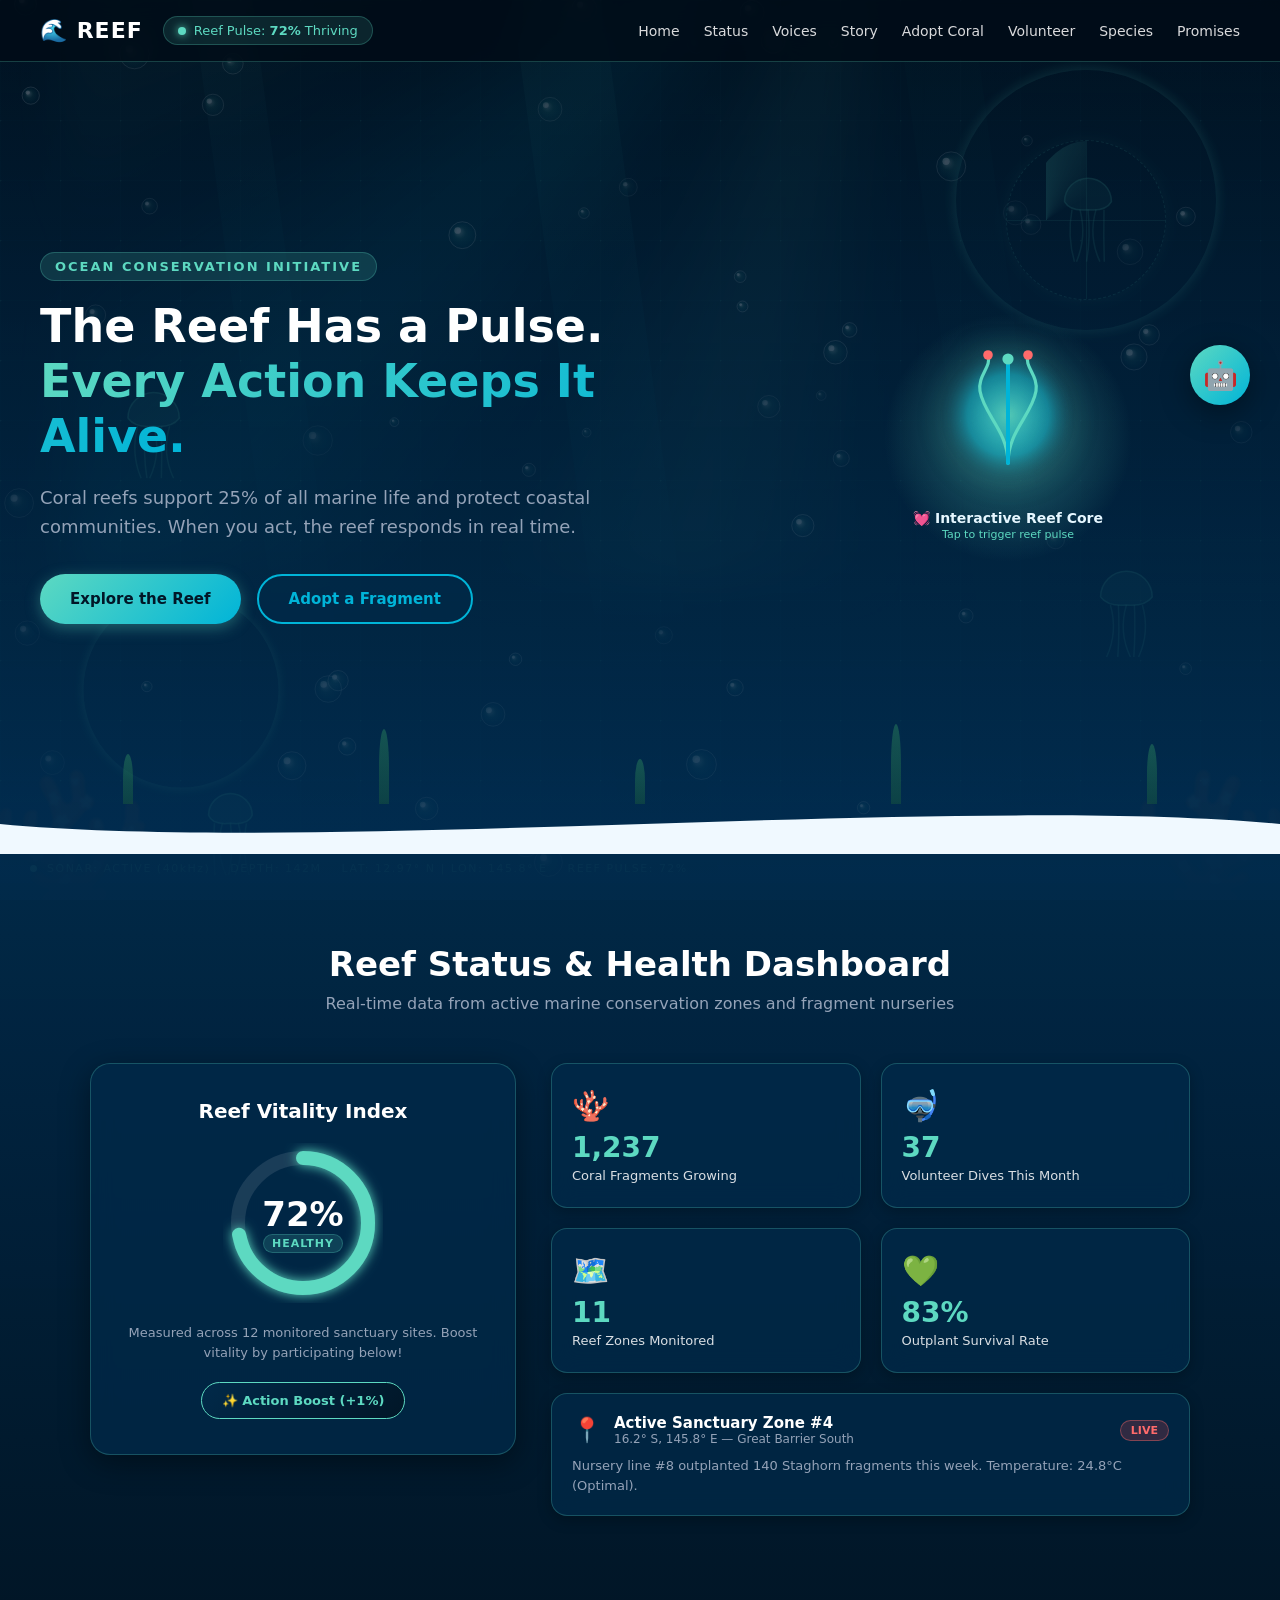
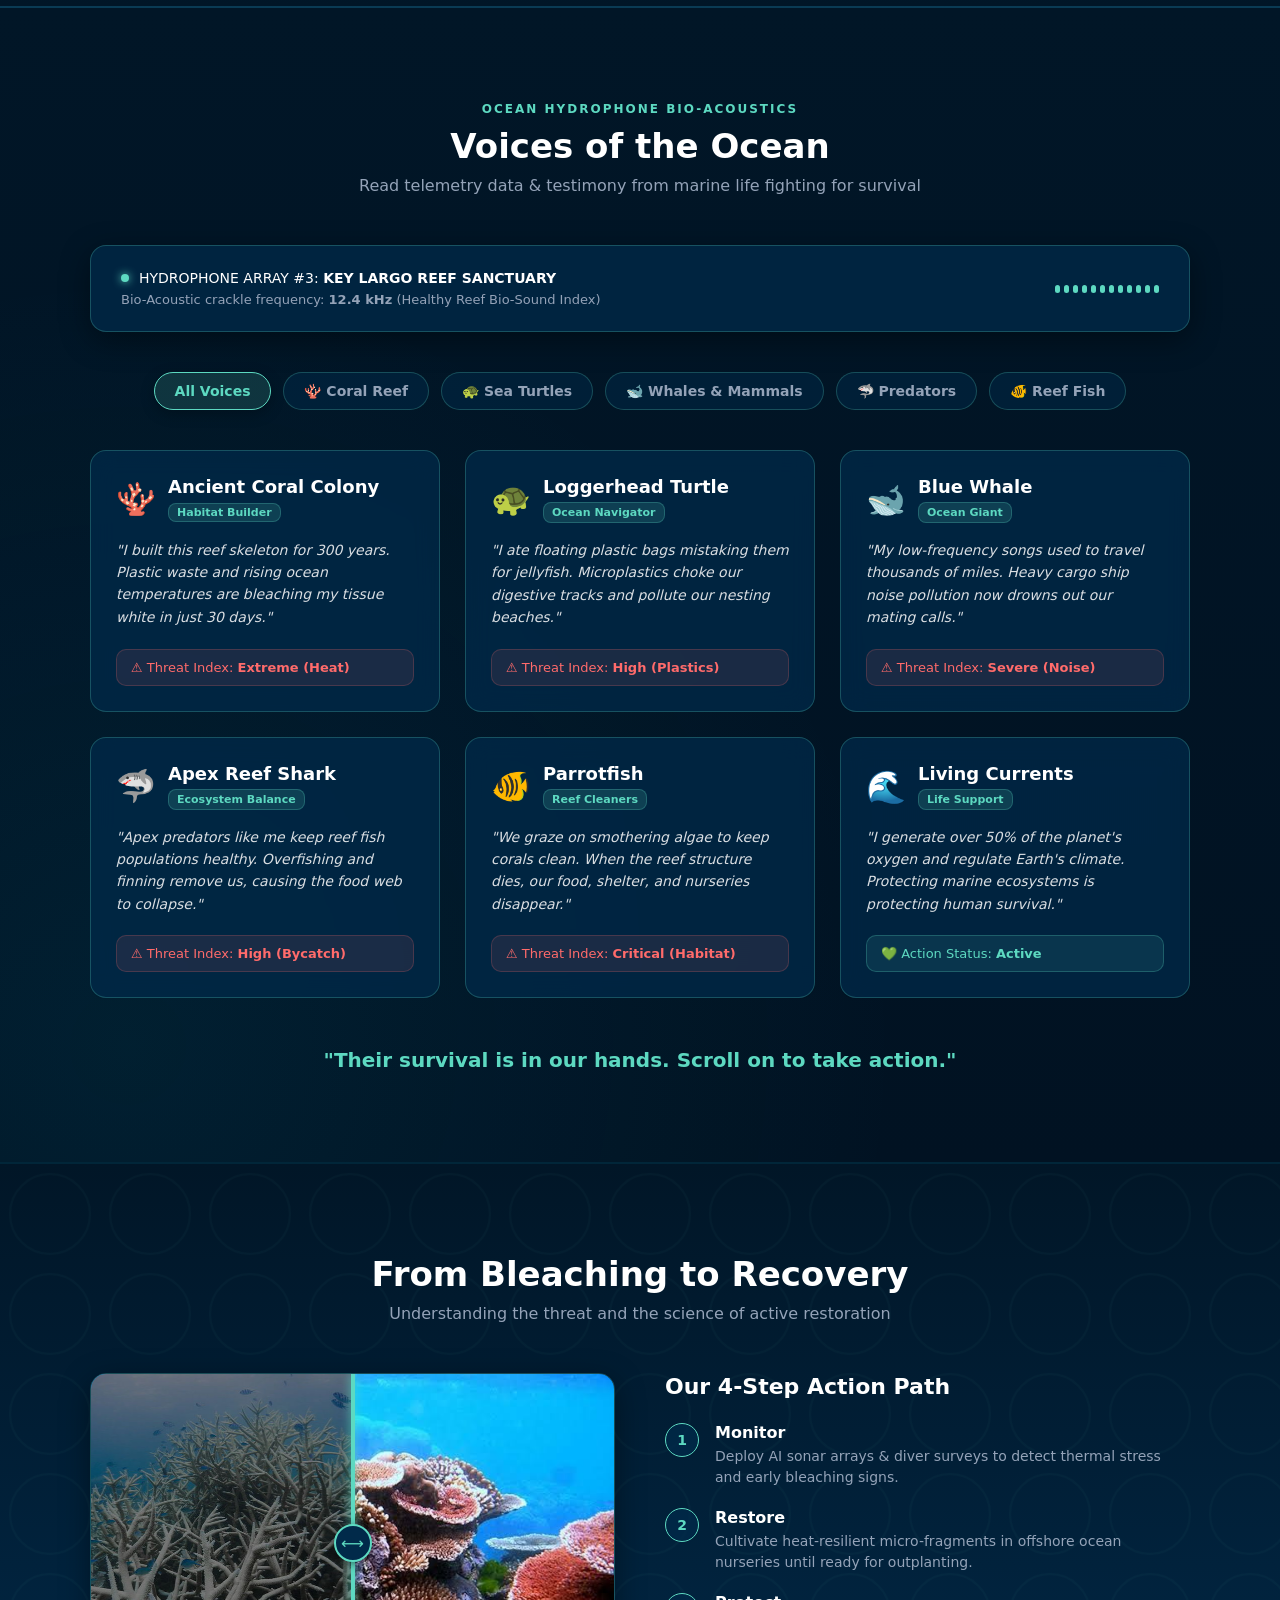
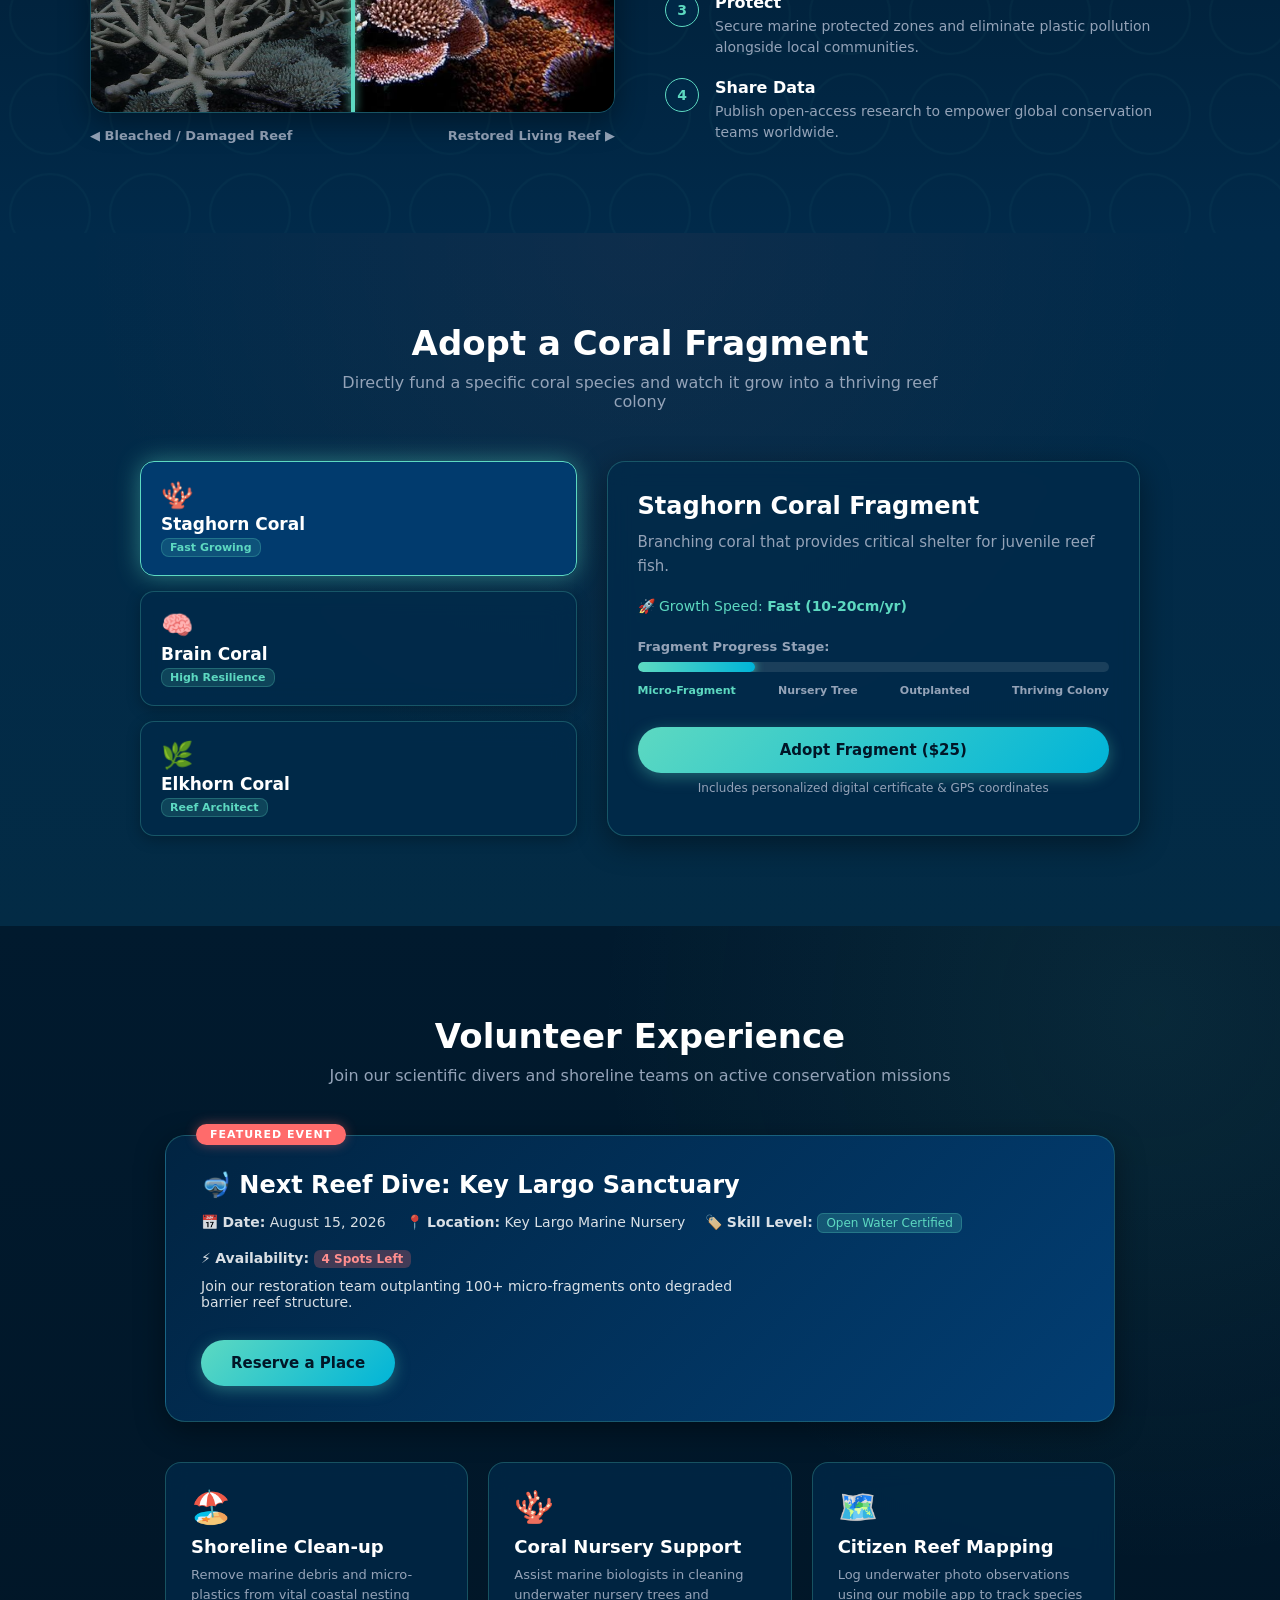
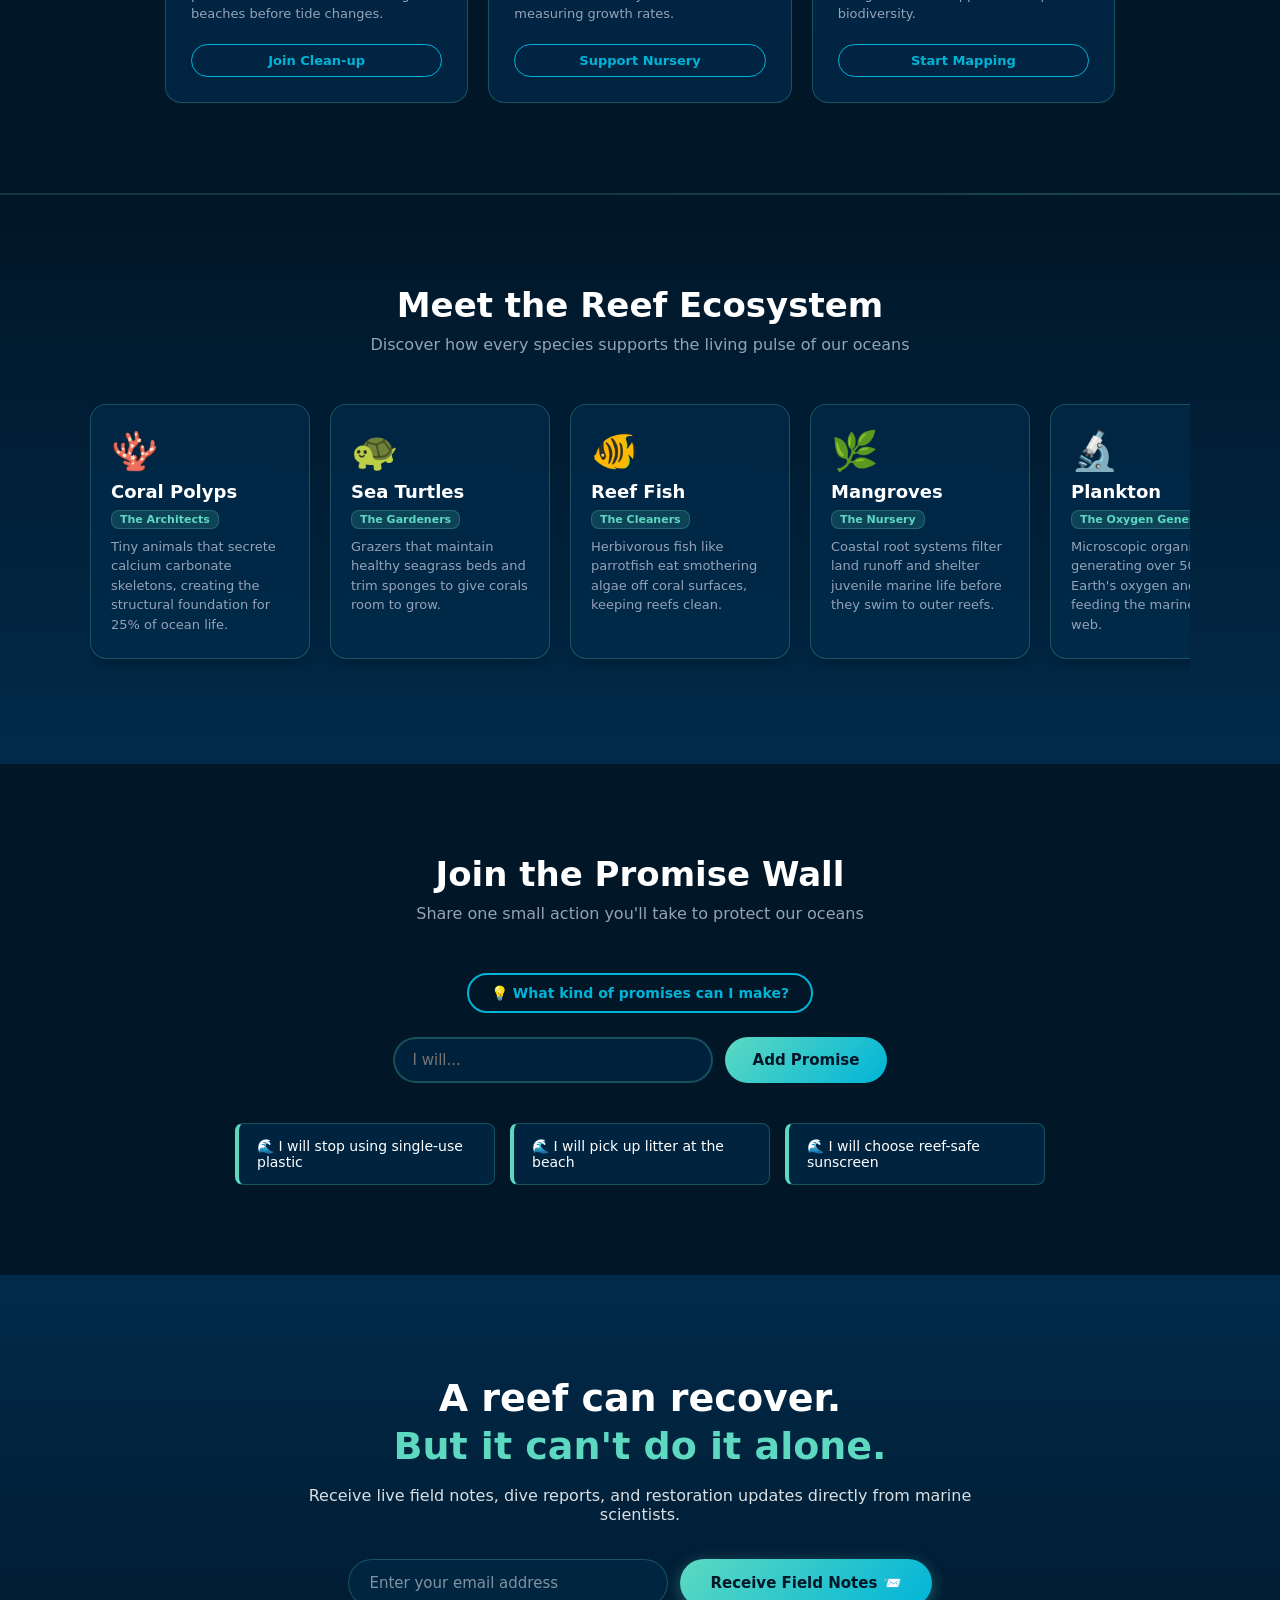
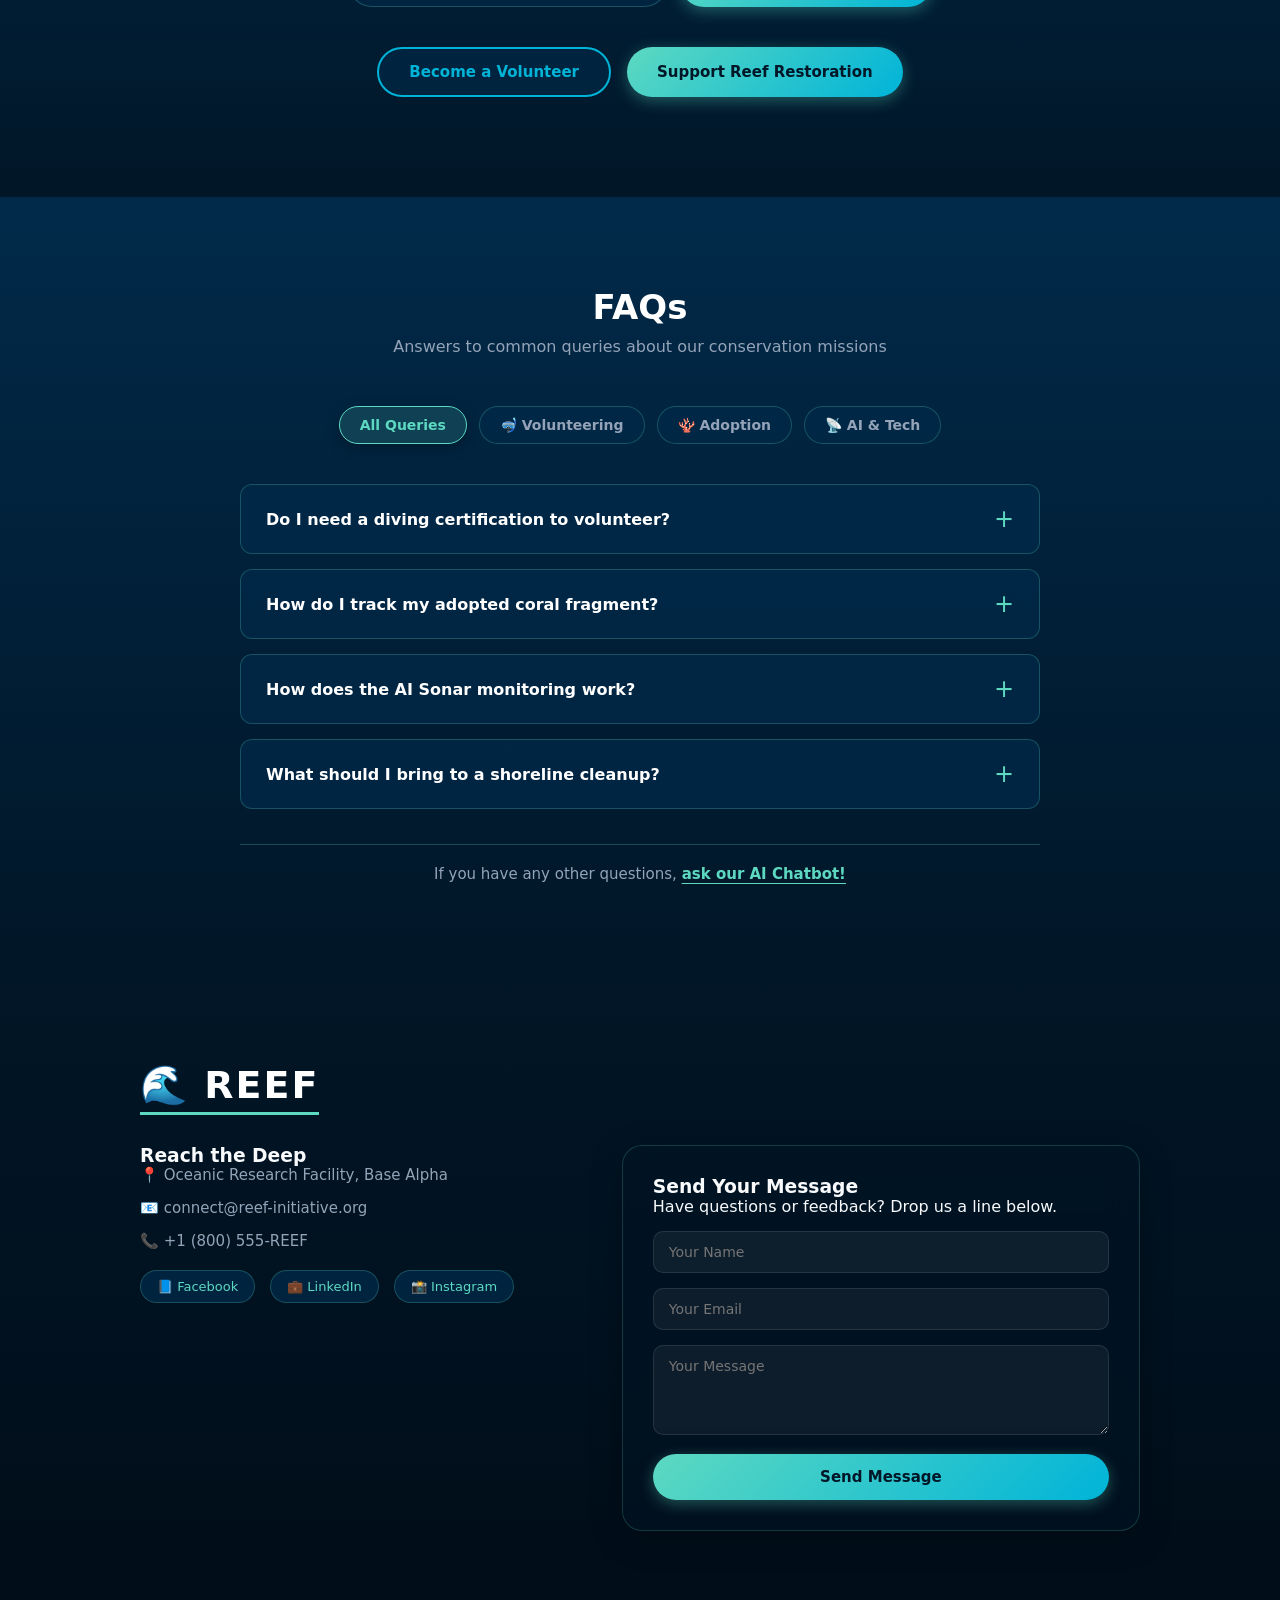
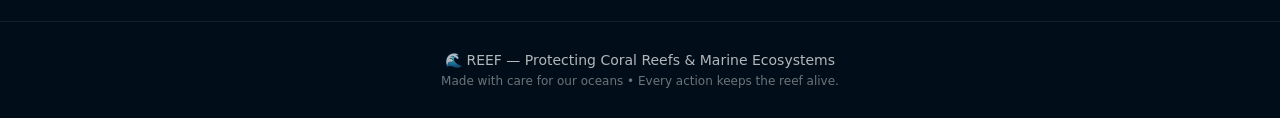
<file: index.html>
<!DOCTYPE html>
<html lang="en">
<head>
  <meta charset="UTF-8">
  <meta name="viewport" content="width=device-width, initial-scale=1.0">
  <title>REEF — Protect Our Ocean | Every Action Keeps The Reef Alive</title>
  <link rel="stylesheet" href="style.css">
</head>

<body>
  <!-- ========================================== -->
  <!-- 1. DYNAMIC HIGH-PERFORMANCE OCEAN BACKGROUND & CANVAS -->
  <!-- ========================================== -->
  <div class="ocean-bg" id="oceanBg">
    <!-- HTML5 Canvas for Real-Time 60FPS Particle & Creature Physics -->
    <canvas id="oceanCanvas"></canvas>

    <!-- Volumetric Light Rays Gradient Layer -->
    <div class="light-rays-bg"></div>

    <!-- AI Ocean HUD Overlay (Sonar, Radar, Digital Grid, Telemetry) -->
    <div class="ai-hud-layer">
      <!-- Digital Grid Pattern -->
      <svg class="ai-grid-svg" width="100%" height="100%">
        <defs>
          <pattern id="hudGrid" width="60" height="60" patternUnits="userSpaceOnUse">
            <path d="M 60 0 L 0 0 0 60" fill="none" stroke="rgba(93, 217, 193, 0.09)" stroke-width="1"/>
            <circle cx="0" cy="0" r="1.5" fill="rgba(93, 217, 193, 0.25)"/>
          </pattern>
        </defs>
        <rect width="100%" height="100%" fill="url(#hudGrid)" />
      </svg>

      <!-- Corner Sonar Pulse Rings -->
      <div class="sonar-ring sonar-top-right">
        <div class="ring r1"></div>
        <div class="ring r2"></div>
        <div class="ring r3"></div>
      </div>

      <div class="sonar-ring sonar-bottom-left">
        <div class="ring r1"></div>
        <div class="ring r2"></div>
        <div class="ring r3"></div>
      </div>

      <!-- Radar Scan Line Sweep -->
      <div class="radar-scan">
        <div class="radar-crosshair-h"></div>
        <div class="radar-crosshair-v"></div>
        <div class="sweep-line"></div>
      </div>

      <!-- Telemetry Data Overlay -->
      <div class="hud-telemetry">
        <span class="telemetry-item"><span class="blink-dot"></span> SONAR: ACTIVE (40kHz)</span>
        <span class="telemetry-item">DEPTH: <span id="hudDepth">142</span>M</span>
        <span class="telemetry-item">LAT: 12.97° N | LON: 145.8° E</span>
        <span class="telemetry-item">REEF PULSE: <span id="hudPulseText">72%</span></span>
      </div>
    </div>

    <!-- Coral Silhouettes at base -->
    <div class="coral-silhouette left">🪸</div>
    <div class="coral-silhouette right">🪸</div>
  </div>

  <!-- ========================================== -->
  <!-- 2. NAVBAR WITH LIVE REEF PULSE BADGE -->
  <!-- ========================================== -->
  <nav class="navbar">
    <div class="logo-container">
      <div class="logo">🌊 REEF</div>
      <div class="nav-pulse-badge" id="navPulseBadge" title="Live Ecosystem Vitality Index">
        <span class="pulse-dot"></span>
        <span class="pulse-label">Reef Pulse: <strong id="navPulseValue">72%</strong> Thriving</span>
      </div>
    </div>
    <ul class="nav-links">
      <li><a href="#home">Home</a></li>
      <li><a href="#status">Status</a></li>
      <li><a href="#voices">Voices</a></li>
      <li><a href="#story">Story</a></li>
      <li><a href="#adopt">Adopt Coral</a></li>
      <li><a href="#volunteer">Volunteer</a></li>
      <li><a href="#species">Species</a></li>
      <li><a href="#promise">Promises</a></li>
    </ul>
  </nav>

  <!-- ========================================== -->
  <!-- 3. HERO SECTION ("The Reef Has a Pulse") -->
  <!-- ========================================== -->
  <section id="home" class="hero">
    <div class="hero-content">
      <div class="hero-text-side">
        <div class="hero-eyebrow">OCEAN CONSERVATION INITIATIVE</div>
        <h1>The Reef Has a Pulse. <br><span class="highlight">Every Action Keeps It Alive.</span></h1>
        <p>Coral reefs support 25% of all marine life and protect coastal communities. When you act, the reef responds in real time.</p>
        <div class="hero-buttons">
          <a href="#status" class="btn btn-primary">Explore the Reef</a>
          <a href="#adopt" class="btn btn-secondary">Adopt a Fragment</a>
        </div>
      </div>

      <!-- Interactive Living Reef Pulse Visual -->
      <div class="hero-visual-side">
        <div class="pulse-heart-wrapper" id="heroPulseHeart" title="Click to boost the reef pulse!">
          <div class="pulse-glow-ring"></div>
          <svg class="coral-pulse-svg" viewBox="0 0 200 200">
            <defs>
              <radialGradient id="coralGlow" cx="50%" cy="50%" r="50%">
                <stop offset="0%" stop-color="#5dd9c1" stop-opacity="0.8"/>
                <stop offset="60%" stop-color="#00b4d8" stop-opacity="0.4"/>
                <stop offset="100%" stop-color="#012a4a" stop-opacity="0"/>
              </radialGradient>
            </defs>
            <circle cx="100" cy="100" r="85" fill="url(#coralGlow)" class="glowing-orb"/>
            <path class="coral-branch b1" d="M 100,160 C 100,120 70,100 65,70 C 62,50 80,40 75,25" fill="none" stroke="#5dd9c1" stroke-width="4" stroke-linecap="round"/>
            <path class="coral-branch b2" d="M 100,160 C 100,120 130,100 135,70 C 138,50 120,40 125,25" fill="none" stroke="#5dd9c1" stroke-width="4" stroke-linecap="round"/>
            <path class="coral-branch b3" d="M 100,160 C 100,110 100,70 100,30" fill="none" stroke="#00b4d8" stroke-width="5" stroke-linecap="round"/>
            <circle cx="75" cy="25" r="6" fill="#ff6b6b"/>
            <circle cx="125" cy="25" r="6" fill="#ff6b6b"/>
            <circle cx="100" cy="30" r="7" fill="#5dd9c1"/>
          </svg>
          <div class="pulse-caption">
            <span class="heart-icon">💓</span> Interactive Reef Core
            <div class="tap-hint">Tap to trigger reef pulse</div>
          </div>
        </div>
      </div>
    </div>

    <!-- Seaweed SVG sway decoration -->
    <div class="seaweed-container">
      <div class="seaweed sw-1"></div>
      <div class="seaweed sw-2"></div>
      <div class="seaweed sw-3"></div>
      <div class="seaweed sw-4"></div>
      <div class="seaweed sw-5"></div>
    </div>

    <div class="wave-layer">
      <svg viewBox="0 0 1440 120" preserveAspectRatio="none">
        <path d="M0,60 C360,120 1080,0 1440,60 L1440,120 L0,120 Z" fill="#f0f9ff"></path>
      </svg>
    </div>
  </section>

  <!-- ========================================== -->
  <!-- 4. "REEF STATUS" IMPACT DASHBOARD -->
  <!-- ========================================== -->
  <section id="status" class="status-section">
    <div class="section-header">
      <h2>Reef Status & Health Dashboard</h2>
      <p>Real-time data from active marine conservation zones and fragment nurseries</p>
    </div>

    <div class="dashboard-grid">
      <!-- Circular Reef Health Meter -->
      <div class="health-meter-card">
        <h3>Reef Vitality Index</h3>
        <div class="circular-meter">
          <svg viewBox="0 0 160 160" class="meter-svg">
            <circle cx="80" cy="80" r="65" class="meter-bg" />
            <circle cx="80" cy="80" r="65" class="meter-progress" id="healthProgressCircle" />
          </svg>
          <div class="meter-inner">
            <span class="meter-number" id="meterHealthVal">72%</span>
            <span class="meter-status">HEALTHY</span>
          </div>
        </div>
        <p class="meter-desc">Measured across 12 monitored sanctuary sites. Boost vitality by participating below!</p>
        <button type="button" class="btn-boost" id="btnBoostHealth">✨ Action Boost (+1%)</button>
      </div>

      <!-- Impact Metrics Cards -->
      <div class="metrics-grid">
        <div class="stat-card reveal">
          <div class="stat-icon">🪸</div>
          <div class="stat-number" data-target="1240" data-suffix="">0</div>
          <div class="stat-label">Coral Fragments Growing</div>
        </div>

        <div class="stat-card reveal">
          <div class="stat-icon">🤿</div>
          <div class="stat-number" data-target="38" data-suffix="">0</div>
          <div class="stat-label">Volunteer Dives This Month</div>
        </div>

        <div class="stat-card reveal">
          <div class="stat-icon">🗺️</div>
          <div class="stat-number" data-target="12" data-suffix="">0</div>
          <div class="stat-label">Reef Zones Monitored</div>
        </div>

        <div class="stat-card reveal">
          <div class="stat-icon">💚</div>
          <div class="stat-number" data-target="84" data-suffix="%">0%</div>
          <div class="stat-label">Outplant Survival Rate</div>
        </div>

        <!-- Live Map-Style Card -->
        <div class="map-card reveal">
          <div class="map-header">
            <span class="map-icon">📍</span>
            <div>
              <div class="map-title">Active Sanctuary Zone #4</div>
              <div class="map-coords">16.2° S, 145.8° E — Great Barrier South</div>
            </div>
            <span class="status-pill live">LIVE</span>
          </div>
          <p class="map-snippet">Nursery line #8 outplanted 140 Staghorn fragments this week. Temperature: 24.8°C (Optimal).</p>
        </div>
      </div>
    </div>
  </section>

  <!-- ========================================== -->
  <!-- 5. VOICES OF THE OCEAN (ENHANCED & CLEAN) -->
  <!-- ========================================== -->
  <!-- ========================================== -->
  <!-- 5. VOICES OF THE OCEAN (NO AUDIO VERSION) -->
  <!-- ========================================== -->
  <section id="voices" class="voices-section">
    <div class="voices-container">
      <div class="section-header text-center">
        <div class="voices-eyebrow">OCEAN HYDROPHONE BIO-ACOUSTICS</div>
        <h2 class="voices-title">Voices of the Ocean</h2>
        <p class="voices-subtitle">Read telemetry data & testimony from marine life fighting for survival</p>
      </div>

      <!-- Hydrophone Monitoring Card (Visual Only) -->
      <div class="hydrophone-card reveal">
        <div class="hydro-info">
          <div class="hydro-status">
            <span class="pulse-dot"></span>
            <span>HYDROPHONE ARRAY #3: <strong>KEY LARGO REEF SANCTUARY</strong></span>
          </div>
          <div class="hydro-freq">Bio-Acoustic crackle frequency: <strong>12.4 kHz</strong> (Healthy Reef Bio-Sound Index)</div>
        </div>

        <!-- Animated Sound Waveform Bars (Decorative) -->
        <div class="waveform-container playing" id="waveformVisualizer">
          <span class="bar b1"></span><span class="bar b2"></span><span class="bar b3"></span>
          <span class="bar b4"></span><span class="bar b5"></span><span class="bar b6"></span>
          <span class="bar b7"></span><span class="bar b8"></span><span class="bar b9"></span>
          <span class="bar b10"></span><span class="bar b11"></span><span class="bar b12"></span>
        </div>
      </div>

      <!-- Category Filter Tabs -->
      <div class="voice-filter-tabs">
        <button type="button" class="filter-tab active" data-filter="all">All Voices</button>
        <button type="button" class="filter-tab" data-filter="coral">🪸 Coral Reef</button>
        <button type="button" class="filter-tab" data-filter="turtle">🐢 Sea Turtles</button>
        <button type="button" class="filter-tab" data-filter="mammal">🐋 Whales & Mammals</button>
        <button type="button" class="filter-tab" data-filter="shark">🦈 Predators</button>
        <button type="button" class="filter-tab" data-filter="fish">🐠 Reef Fish</button>
      </div>

      <!-- Voices Grid Stream -->
      <div class="voices-grid">
        <!-- Coral Card -->
        <div class="voice-card reveal" data-category="coral">
          <div class="voice-card-header">
            <div class="voice-title-wrapper">
              <span class="v-icon">🪸</span>
              <div>
                <h3>Ancient Coral Colony</h3>
                <span class="v-tag coral-tag">Habitat Builder</span>
              </div>
            </div>
          </div>
          <p class="v-quote">"I built this reef skeleton for 300 years. Plastic waste and rising ocean temperatures are bleaching my tissue white in just 30 days."</p>
          <div class="v-stat">⚠️ Threat Index: <strong>Extreme (Heat)</strong></div>
        </div>

        <!-- Sea Turtle Card -->
        <div class="voice-card reveal" data-category="turtle">
          <div class="voice-card-header">
             <div class="voice-title-wrapper">
              <span class="v-icon">🐢</span>
              <div>
                <h3>Loggerhead Turtle</h3>
                <span class="v-tag turtle-tag">Ocean Navigator</span>
              </div>
            </div>
          </div>
          <p class="v-quote">"I ate floating plastic bags mistaking them for jellyfish. Microplastics choke our digestive tracks and pollute our nesting beaches."</p>
          <div class="v-stat">⚠️ Threat Index: <strong>High (Plastics)</strong></div>
        </div>

        <!-- Blue Whale Card -->
        <div class="voice-card reveal" data-category="mammal">
          <div class="voice-card-header">
            <div class="voice-title-wrapper">
              <span class="v-icon">🐋</span>
              <div>
                <h3>Blue Whale</h3>
                <span class="v-tag mammal-tag">Ocean Giant</span>
              </div>
            </div>
          </div>
          <p class="v-quote">"My low-frequency songs used to travel thousands of miles. Heavy cargo ship noise pollution now drowns out our mating calls."</p>
          <div class="v-stat">⚠️ Threat Index: <strong>Severe (Noise)</strong></div>
        </div>

        <!-- Reef Shark Card -->
        <div class="voice-card reveal" data-category="shark">
          <div class="voice-card-header">
            <div class="voice-title-wrapper">
              <span class="v-icon">🦈</span>
              <div>
                <h3>Apex Reef Shark</h3>
                <span class="v-tag shark-tag">Ecosystem Balance</span>
              </div>
            </div>
          </div>
          <p class="v-quote">"Apex predators like me keep reef fish populations healthy. Overfishing and finning remove us, causing the food web to collapse."</p>
          <div class="v-stat">⚠️ Threat Index: <strong>High (Bycatch)</strong></div>
        </div>

        <!-- Reef Fish Card -->
        <div class="voice-card reveal" data-category="fish">
          <div class="voice-card-header">
            <div class="voice-title-wrapper">
              <span class="v-icon">🐠</span>
              <div>
                <h3>Parrotfish</h3>
                <span class="v-tag fish-tag">Reef Cleaners</span>
              </div>
            </div>
          </div>
          <p class="v-quote">"We graze on smothering algae to keep corals clean. When the reef structure dies, our food, shelter, and nurseries disappear."</p>
          <div class="v-stat">⚠️ Threat Index: <strong>Critical (Habitat)</strong></div>
        </div>

        <!-- Living Ocean Waters Card -->
        <div class="voice-card reveal" data-category="coral">
          <div class="voice-card-header">
            <div class="voice-title-wrapper">
              <span class="v-icon">🌊</span>
              <div>
                <h3>Living Currents</h3>
                <span class="v-tag ocean-tag">Life Support</span>
              </div>
            </div>
          </div>
          <p class="v-quote">"I generate over 50% of the planet's oxygen and regulate Earth's climate. Protecting marine ecosystems is protecting human survival."</p>
          <div class="v-stat status-active">💚 Action Status: <strong>Active</strong></div>
        </div>
      </div>
      
      <div class="voice-final-call reveal">
        <p class="final-quote">"Their survival is in our hands. Scroll on to take action."</p>
      </div>
    </div>
  </section>

  <!-- ========================================== -->
  <!-- 6. SCROLL-LED STORY: BLEACHING TO RECOVERY -->
  <!-- ========================================== -->
  <section id="story" class="story-section">
    <div class="section-header">
      <h2>From Bleaching to Recovery</h2>
      <p>Understanding the threat and the science of active restoration</p>
    </div>

    <div class="story-container">
      <!-- Interactive Before/After Slider -->
      <div class="story-slider-block">
        <div class="comparison-container" id="comparisonContainer">
          <img src="healthy-reef.jpg" class="img-after" alt="Restored Healthy Coral Reef">
          <div class="img-before-wrapper" id="imgBeforeWrapper">
            <img src="damaged-reef.jpg" class="img-before" alt="Bleached Damaged Coral Reef">
          </div>
          <div class="slider-handle" id="sliderHandle">
            <div class="slider-line"></div>
            <div class="slider-circle">⟷</div>
          </div>
        </div>
        <div class="slider-labels">
          <span class="label-bleached">◀ Bleached / Damaged Reef</span>
          <span class="label-restored">Restored Living Reef ▶</span>
        </div>
      </div>

      <!-- Vertical Timeline: REEF Restoration Method -->
      <div class="timeline-block">
        <h3>Our 4-Step Action Path</h3>
        <div class="timeline">
          <div class="timeline-step">
            <div class="step-num">1</div>
            <div class="step-content">
              <h4>Monitor</h4>
              <p>Deploy AI sonar arrays & diver surveys to detect thermal stress and early bleaching signs.</p>
            </div>
          </div>

          <div class="timeline-step">
            <div class="step-num">2</div>
            <div class="step-content">
              <h4>Restore</h4>
              <p>Cultivate heat-resilient micro-fragments in offshore ocean nurseries until ready for outplanting.</p>
            </div>
          </div>

          <div class="timeline-step">
            <div class="step-num">3</div>
            <div class="step-content">
              <h4>Protect</h4>
              <p>Secure marine protected zones and eliminate plastic pollution alongside local communities.</p>
            </div>
          </div>

          <div class="timeline-step">
            <div class="step-num">4</div>
            <div class="step-content">
              <h4>Share Data</h4>
              <p>Publish open-access research to empower global conservation teams worldwide.</p>
            </div>
          </div>
        </div>
      </div>
    </div>
  </section>

  <!-- ========================================== -->
  <!-- 7. SUPPORT MECHANISM: "ADOPT A CORAL FRAGMENT" -->
  <!-- ========================================== -->
  <section id="adopt" class="adopt-section">
    <div class="section-header">
      <h2>Adopt a Coral Fragment</h2>
      <p>Directly fund a specific coral species and watch it grow into a thriving reef colony</p>
    </div>

    <div class="adopt-wrapper">
      <!-- Coral Species Selector Tabs -->
      <div class="coral-selector">
        <div class="coral-option active" data-species="staghorn" data-name="Staghorn Coral" data-growth="Fast (10-20cm/yr)" data-desc="Branching coral that provides critical shelter for juvenile reef fish.">
          <span class="coral-icon">🪸</span>
          <h4>Staghorn Coral</h4>
          <span class="coral-tag">Fast Growing</span>
        </div>

        <div class="coral-option" data-species="brain" data-name="Brain Coral" data-growth="Steady (1-2cm/yr)" data-desc="Resilient dome-shaped structure that withstands high wave energy and storm surges.">
          <span class="coral-icon">🧠</span>
          <h4>Brain Coral</h4>
          <span class="coral-tag">High Resilience</span>
        </div>

        <div class="coral-option" data-species="elkhorn" data-name="Elkhorn Coral" data-growth="Rapid (5-10cm/yr)" data-desc="Key structural architect of shallow Caribbean and Pacific barrier reefs.">
          <span class="coral-icon">🌿</span>
          <h4>Elkhorn Coral</h4>
          <span class="coral-tag">Reef Architect</span>
        </div>
      </div>

      <!-- Adopt Detail Card & Growth Tracker -->
      <div class="adopt-detail-card">
        <div class="adopt-info">
          <h3 id="selectedCoralTitle">Staghorn Coral Fragment</h3>
          <p id="selectedCoralDesc" class="adopt-desc">Branching coral that provides critical shelter for juvenile reef fish.</p>
          <div class="growth-meta">
            <span>🚀 Growth Speed: <strong id="selectedCoralGrowth">Fast (10-20cm/yr)</strong></span>
          </div>

          <!-- Growth Stage Visual Line -->
          <div class="growth-tracker">
            <div class="stage-label">Fragment Progress Stage:</div>
            <div class="progress-bar-track">
              <div class="progress-fill" id="adoptProgressFill" style="width: 25%;"></div>
            </div>
            <div class="stage-nodes">
              <span class="node active">Micro-Fragment</span>
              <span class="node">Nursery Tree</span>
              <span class="node">Outplanted</span>
              <span class="node">Thriving Colony</span>
            </div>
          </div>

          <div class="adopt-action-row">
            <button type="button" class="btn btn-primary btn-adopt" id="btnAdoptNow">Adopt Fragment ($25)</button>
            <span class="adopt-note">Includes personalized digital certificate & GPS coordinates</span>
          </div>
        </div>
      </div>
    </div>
  </section>

  <!-- ========================================== -->
  <!-- 8. VOLUNTEER EXPERIENCE ("NEXT REEF DIVE") -->
  <!-- ========================================== -->
  <section id="volunteer" class="volunteer-section">
    <div class="section-header">
      <h2>Volunteer Experience</h2>
      <p>Join our scientific divers and shoreline teams on active conservation missions</p>
    </div>

    <!-- Featured Event Card: "Next Reef Dive" -->
    <div class="featured-dive-card">
      <div class="dive-badge">FEATURED EVENT</div>
      <div class="dive-content">
        <div class="dive-info">
          <h3>🤿 Next Reef Dive: Key Largo Sanctuary</h3>
          <div class="dive-details">
            <span>📅 <strong>Date:</strong> August 15, 2026</span>
            <span>📍 <strong>Location:</strong> Key Largo Marine Nursery</span>
            <span>🏷️ <strong>Skill Level:</strong> <span class="badge-skill">Open Water Certified</span></span>
            <span>⚡ <strong>Availability:</strong> <span class="badge-spots" id="diveSpotsCount">4 Spots Left</span></span>
          </div>
          <p>Join our restoration team outplanting 100+ micro-fragments onto degraded barrier reef structure.</p>
        </div>
        <button type="button" class="btn btn-primary" id="btnReserveDive">Reserve a Place</button>
      </div>
    </div>

    <!-- Additional Activity Cards -->
    <div class="activity-grid">
      <div class="activity-card">
        <div class="act-icon">🏖️</div>
        <h3>Shoreline Clean-up</h3>
        <p>Remove marine debris and micro-plastics from vital coastal nesting beaches before tide changes.</p>
        <button type="button" class="btn-activity-join">Join Clean-up</button>
      </div>

      <div class="activity-card">
        <div class="act-icon">🪸</div>
        <h3>Coral Nursery Support</h3>
        <p>Assist marine biologists in cleaning underwater nursery trees and measuring growth rates.</p>
        <button type="button" class="btn-activity-join">Support Nursery</button>
      </div>

      <div class="activity-card">
        <div class="act-icon">🗺️</div>
        <h3>Citizen Reef Mapping</h3>
        <p>Log underwater photo observations using our mobile app to track species biodiversity.</p>
        <button type="button" class="btn-activity-join">Start Mapping</button>
      </div>
    </div>
  </section>

  <!-- ========================================== -->
  <!-- 9. EDUCATION: "MEET THE REEF" SPECIES STRIP -->
  <!-- ========================================== -->
  <section id="species" class="species-section">
    <div class="section-header">
      <h2>Meet the Reef Ecosystem</h2>
      <p>Discover how every species supports the living pulse of our oceans</p>
    </div>

    <div class="species-strip-wrapper">
      <div class="species-strip">
        <div class="species-card">
          <div class="species-icon">🪸</div>
          <h3>Coral Polyps</h3>
          <span class="species-role">The Architects</span>
          <p>Tiny animals that secrete calcium carbonate skeletons, creating the structural foundation for 25% of ocean life.</p>
        </div>

        <div class="species-card">
          <div class="species-icon">🐢</div>
          <h3>Sea Turtles</h3>
          <span class="species-role">The Gardeners</span>
          <p>Grazers that maintain healthy seagrass beds and trim sponges to give corals room to grow.</p>
        </div>

        <div class="species-card">
          <div class="species-icon">🐠</div>
          <h3>Reef Fish</h3>
          <span class="species-role">The Cleaners</span>
          <p>Herbivorous fish like parrotfish eat smothering algae off coral surfaces, keeping reefs clean.</p>
        </div>

        <div class="species-card">
          <div class="species-icon">🌿</div>
          <h3>Mangroves</h3>
          <span class="species-role">The Nursery</span>
          <p>Coastal root systems filter land runoff and shelter juvenile marine life before they swim to outer reefs.</p>
        </div>

        <div class="species-card">
          <div class="species-icon">🔬</div>
          <h3>Plankton</h3>
          <span class="species-role">The Oxygen Generator</span>
          <p>Microscopic organisms generating over 50% of Earth's oxygen and feeding the marine food web.</p>
        </div>
      </div>
    </div>
  </section>

  <!-- ========================================== -->
  <!-- 10. PROMISE WALL -->
  <!-- ========================================== -->
  <section id="promise" class="promise-section">
    <div class="section-header">
      <h2>Join the Promise Wall</h2>
      <p>Share one small action you'll take to protect our oceans</p>
    </div>

    <button type="button" id="promiseInfoBtn" class="info-btn">💡 What kind of promises can I make?</button>

    <div class="promise-input-box">
      <input type="text" id="promiseInput" placeholder="I will..." maxlength="80">
      <button id="promiseBtn">Add Promise</button>
    </div>

    <div class="promise-wall" id="promiseWall">
      <!-- promises will appear here dynamically -->
    </div>
  </section>

  <!-- PROMISE INFO MODAL -->
  <div class="modal-overlay" id="promiseModalOverlay">
    <div class="modal-box">
      <button class="modal-close" id="promiseModalClose">✕</button>
      <h3>What kind of promises can I make?</h3>
      <p class="modal-subtitle">Every promise counts — big or small. Here are a few types of promises and what they actually help with:</p>

      <div class="promise-type">
        <span class="promise-type-icon">🥤</span>
        <div>
          <h4>Reduce Plastic Use</h4>
          <p>e.g. "I will stop using single-use plastic." — Less plastic waste means fewer bottles and straws harming turtles and fish.</p>
        </div>
      </div>

      <div class="promise-type">
        <span class="promise-type-icon">🏖️</span>
        <div>
          <h4>Cleanup Action</h4>
          <p>e.g. "I will pick up litter at the beach." — Direct cleanup keeps trash from breaking down into microplastics.</p>
        </div>
      </div>

      <div class="promise-type">
        <span class="promise-type-icon">💧</span>
        <div>
          <h4>Water & Energy Saving</h4>
          <p>e.g. "I will save water and electricity." — Reduces emissions that warm the ocean and cause coral bleaching.</p>
        </div>
      </div>

      <div class="promise-type">
        <span class="promise-type-icon">🛍️</span>
        <div>
          <h4>Responsible Choices</h4>
          <p>e.g. "I will choose reef-safe sunscreen." — Stops harmful chemicals from washing into fragile ecosystems.</p>
        </div>
      </div>

      <p class="modal-footer-note">Type your own promise in any of these categories — every action adds up. 🌊</p>
    </div>
  </div>

  <!-- ========================================== -->
  <!-- 11. CLOSING & FIELD NOTES NEWSLETTER -->
  <!-- ========================================== -->
  <section class="closing-section">
    <div class="closing-box">
      <h2>A reef can recover. <br><span class="highlight">But it can't do it alone.</span></h2>
      <p>Receive live field notes, dive reports, and restoration updates directly from marine scientists.</p>

      <form class="newsletter-form" id="newsletterForm" onsubmit="return false;">
        <input type="email" placeholder="Enter your email address" id="newsletterEmail" required>
        <button type="submit" class="btn btn-primary" id="btnNewsletter">Receive Field Notes 📨</button>
      </form>

      <div class="closing-actions">
        <a href="#volunteer" class="btn btn-secondary">Become a Volunteer</a>
        <a href="#adopt" class="btn btn-primary">Support Reef Restoration</a>
      </div>
    </div>
  </section>

  <!-- ========================================== -->
  <!-- 11.2 FREQUENTLY ASKED QUESTIONS (FAQ) -->
  <!-- ========================================== -->
  <section id="faq" class="faq-section">
    <div class="section-header">
      <h2>FAQs</h2>
      <p>Answers to common queries about our conservation missions</p>
    </div>

    <div class="faq-container">
      <!-- FAQ Category Options -->
      <div class="faq-filter-tabs">
        <button class="faq-filter-btn active" data-faq="all">All Queries</button>
        <button class="faq-filter-btn" data-faq="volunteer">🤿 Volunteering</button>
        <button class="faq-filter-btn" data-faq="adopt">🪸 Adoption</button>
        <button class="faq-filter-btn" data-faq="tech">📡 AI & Tech</button>
      </div>

      <!-- FAQ Accordion Items -->
      <div class="faq-accordion">
        <!-- FAQ Items remain exactly the same as before -->
        <div class="faq-item" data-category="volunteer">
          <button class="faq-question">Do I need a diving certification to volunteer? <span class="faq-icon">+</span></button>
          <div class="faq-answer"><p>For underwater reef restoration dives, an Open Water Certification is required. However, our shoreline cleanups and citizen mapping activities are open to everyone—no experience needed!</p></div>
        </div>
        <div class="faq-item" data-category="adopt">
          <button class="faq-question">How do I track my adopted coral fragment? <span class="faq-icon">+</span></button>
          <div class="faq-answer"><p>Once you adopt a fragment, you will receive a digital certificate with specific GPS coordinates. We also send quarterly photo updates to your email so you can monitor its growth!</p></div>
        </div>
        <div class="faq-item" data-category="tech">
          <button class="faq-question">How does the AI Sonar monitoring work? <span class="faq-icon">+</span></button>
          <div class="faq-answer"><p>Our underwater hydrophone arrays listen to the reef's bio-acoustics. The AI analyzes these sound frequencies (like fish clicks and coral crackles) to determine the biodiversity and overall health of the ecosystem in real-time.</p></div>
        </div>
        <div class="faq-item" data-category="volunteer">
          <button class="faq-question">What should I bring to a shoreline cleanup? <span class="faq-icon">+</span></button>
          <div class="faq-answer"><p>Just bring comfortable closed-toe shoes, a reusable water bottle, and reef-safe sunscreen. We will provide all the necessary gloves, collection bags, and tools!</p></div>
        </div>
      </div>

      <!-- NEW: Chatbot Prompt -->
      <!-- FAQ Accordion Items Ends Here -->
      
      <!-- Chatbot Prompt -->
      <div class="faq-chatbot-prompt">
        <p>If you have any other questions, <button id="openChatFromFaq" class="faq-chat-link">ask our AI Chatbot!</button></p>
      </div>
    </div>
  </section>

 <!-- ========================================== -->
  <!-- 11.5 NEW PREMIUM CONTACT SECTION -->
  <!-- ========================================== -->
  <section id="contact" class="contact-section">
    <div class="contact-header-left">
      <h2>🌊 REEF</h2>
    </div>
    
    <div class="contact-container">
      <div class="contact-info">
        <h3>Reach the Deep</h3>
        <p>📍 Oceanic Research Facility, Base Alpha</p>
        <p>📧 connect@reef-initiative.org</p>
        <p>📞 +1 (800) 555-REEF</p>
        
        <div class="social-links">
          <a href="#" class="social-icon">📘 Facebook</a>
          <a href="#" class="social-icon">💼 LinkedIn</a>
          <a href="#" class="social-icon">📸 Instagram</a>
        </div>
      </div>
      
      <form class="glass-form" id="contactForm">
      <div class="form-title-box">
          <h3>Send Your Message</h3>
          <p>Have questions or feedback? Drop us a line below.</p>
        </div>
        <div class="form-group">
          <input type="text" placeholder="Your Name" required>
        </div>
        <div class="form-group">
          <input type="email" placeholder="Your Email" required>
        </div>
        <div class="form-group">
          <textarea placeholder="Your Message" rows="4" required></textarea>
        </div>
        <button type="submit" class="btn btn-primary glow-button">Send Message</button>
      </form>
    </div>
  </section>

  <!-- BACK TO TOP BUTTON -->
  <button id="backToTop" class="back-to-top">↑</button>

  <!-- FOOTER -->
  <footer class="footer">
    <p>🌊 REEF — Protecting Coral Reefs & Marine Ecosystems</p>
    <p class="footer-small">Made with care for our oceans • Every action keeps the reef alive.</p>
  </footer>

  <!-- Toast Notification Container for Micro-Interactions -->
  <div class="toast-container" id="toastContainer"></div>

  <script src="script.js"></script>

  <!-- ========================================== -->
  <!-- 1. GENERAL VOLUNTEER MODAL -->
  <!-- ========================================== -->
  <div class="glass-modal-overlay" id="volunteerModal">
    <div class="glass-modal">
      <button class="modal-close" id="closeVolunteerModal">✕</button>
      <div class="modal-header">
        <span class="modal-icon">🤝</span>
        <h3>Join the Expedition</h3>
        <p>Register for active deployment in our conservation zones.</p>
      </div>
      
      <form id="volunteerForm" class="glass-form">
        <div class="form-grid">
          <input type="text" placeholder="Full Name" required>
          <input type="email" placeholder="Email Address" required>
          <input type="tel" placeholder="Contact Number" required>
          <input type="text" placeholder="City" required>
        </div>
        
        <div class="form-group radio-group">
          <label>Participated in similar activities before?</label>
          <div class="radio-options">
            <label><input type="radio" name="experience" value="yes" required> Yes</label>
            <label><input type="radio" name="experience" value="no"> No</label>
          </div>
        </div>

        <div class="form-group">
          <select required>
            <option value="" disabled selected>How would you help?</option>
            <option value="shoreline">Shoreline Cleanup</option>
            <option value="nursery">Coral Nursery Support</option>
            <option value="mapping">Citizen Reef Mapping</option>
          </select>
        </div>

        <div class="form-group">
          <label>Date of Birth</label>
          <input type="date" required>
        </div>

        <button type="submit" class="btn btn-primary glow-button w-100">Submit Application</button>
      </form>
    </div>
  </div>

  <!-- ========================================== -->
  <!-- 2. RESERVE DIVE EVENT MODAL -->
  <!-- ========================================== -->
  <!-- ========================================== -->
  <!-- 2. RESERVE DIVE EVENT MODAL -->
  <!-- ========================================== -->
  <div class="glass-modal-overlay" id="reserveModal">
    <div class="glass-modal">
      <button class="modal-close" id="closeReserveModal">✕</button>
      <div class="modal-header">
        <span class="modal-icon">🤿</span>
        <h3>Reserve Your Dive</h3>
        <p>Secure your spot for the upcoming reef restoration events.</p>
      </div>
      
      <form id="reserveForm" class="glass-form">
        <div class="form-group">
          <input type="email" placeholder="Contact Email Address" required>
        </div>
        
        <!-- NEW CITY FIELD ADDED HERE -->
        <div class="form-group">
          <input type="text" placeholder="Your City" required>
        </div>
        
        <div class="form-group">
          <select required>
            <option value="" disabled selected>Select Event Date</option>
            <option value="aug15">August 15, 2026 - Key Largo Nursery</option>
            <option value="sep02">September 2, 2026 - Barrier Reef South</option>
            <option value="sep20">September 20, 2026 - Coral Triangle</option>
          </select>
        </div>

        <button type="submit" class="btn btn-primary glow-button w-100">Reserve Spot</button>
      </form>
    </div>
  </div>
 <!-- ========================================== -->
  <!-- AI OCEAN GUIDE CHATBOT -->
  <!-- ========================================== -->
  <div class="chatbot-wrapper">
    <!-- Chat Toggle Button -->
    <button id="chatToggleBtn" class="chat-toggle glow-button">
      <span class="chat-icon-pulse">🤖</span>
    </button>

    <!-- Chat Window -->
    <div id="chatWindow" class="chat-window">
      <div class="chat-header">
        <div class="header-info">
          <h4>Reef AI Guide</h4>
          <span class="status-dot"></span> <small>Online</small>
        </div>
        <button id="closeChatBtn" class="close-chat">✕</button>
      </div>
      
      <div class="chat-body" id="chatBody">
        <!-- Initial Bot Message -->
        <div class="chat-msg bot-msg">
          <div class="msg-bubble">
            Hello! 🌊 I'm your AI Ocean Guide. You can ask me any questions, or tell me if you'd like to book an event. How can I help today?
          </div>
        </div>
        <div class="chat-options">
          <button class="chat-opt-btn">🤿 Volunteer</button>
          <button class="chat-opt-btn">🪸 Adopt Coral</button>
        </div>
      </div>

      <div class="chat-footer">
        <input type="text" id="chatInput" placeholder="Ask about the ocean...">
        <button id="sendChatBtn">➤</button>
      </div>
    </div>
  </div>
</file>
<file: style.css>
/* ==========================================
   REEF - DEEP OCEAN DARK BLUE DESIGN SYSTEM
   ========================================== */

:root {
  --navy: #011627;
  --deep-blue: #012a4a;
  --ocean-blue: #023e73;
  --midnight-blue: #032b45;
  --dark-glass: rgba(1, 42, 74, 0.75);
  --dark-card: rgba(2, 62, 115, 0.65);
  --seafoam: #e6f7ff;
  --mint: #5dd9c1;
  --cyan: #00b4d8;
  --coral-pink: #ff6b6b;
  --text-light: #f8fafc;
  --text-muted: #94a3b8;
  --border-cyan: rgba(93, 217, 193, 0.25);
  --shadow-sm: 0 4px 14px rgba(0, 0, 0, 0.25);
  --shadow-md: 0 8px 30px rgba(0, 0, 0, 0.4);
  --shadow-glow: 0 0 25px rgba(93, 217, 193, 0.45);
}

/* RESET */
* {
  margin: 0;
  padding: 0;
  box-sizing: border-box;
  font-family: 'Segoe UI', system-ui, -apple-system, sans-serif;
}

html {
  scroll-behavior: smooth;
}

body {
  color: var(--text-light);
  background-color: var(--navy);
  overflow-x: hidden;
  position: relative;
}

/* ==========================================
   1. DYNAMIC DEEP BLUE OCEAN BACKGROUND
   ========================================== */
.ocean-bg {
  position: fixed;
  top: 0;
  left: 0;
  width: 100vw;
  height: 100vh;
  z-index: -1;
  overflow: hidden;
  pointer-events: none;
  background: linear-gradient(180deg, #010d18 0%, #011b33 35%, #012a4a 70%, #023e73 100%);
}

#oceanCanvas {
  position: absolute;
  top: 0;
  left: 0;
  width: 100%;
  height: 100%;
  pointer-events: none;
  z-index: 1;
}

/* Soft Underwater Light Rays */
.light-rays-bg {
  position: absolute;
  top: -25%;
  left: 5%;
  width: 130%;
  height: 90%;
  background: conic-gradient(
    from 180deg at 50% 0%,
    transparent 0deg,
    rgba(93, 217, 193, 0.16) 15deg,
    transparent 30deg,
    rgba(0, 180, 216, 0.2) 45deg,
    transparent 60deg,
    rgba(93, 217, 193, 0.14) 75deg,
    transparent 90deg
  );
  filter: blur(24px);
  animation: rayShimmer 14s ease-in-out infinite alternate;
  transform-origin: top center;
  z-index: 0;
}

@keyframes rayShimmer {
  0% { transform: rotate(-5deg) scale(1); opacity: 0.75; }
  50% { transform: rotate(4deg) scale(1.06); opacity: 0.95; }
  100% { transform: rotate(-3deg) scale(1); opacity: 0.75; }
}

/* AI Ocean HUD Overlay */
.ai-hud-layer {
  position: absolute;
  inset: 0;
  pointer-events: none;
  z-index: 2;
}

.ai-grid-svg {
  position: absolute;
  inset: 0;
  opacity: 0.75;
}

/* Sonar Ring Target */
.sonar-ring {
  position: absolute;
  width: 260px;
  height: 260px;
  pointer-events: none;
}

.sonar-top-right {
  top: 70px;
  right: 5%;
}

.sonar-bottom-left {
  bottom: 80px;
  left: 4%;
  transform: scale(0.75);
}

.sonar-ring .ring {
  position: absolute;
  inset: 0;
  border: 1.5px stroke rgba(93, 217, 193, 0.3);
  border-radius: 50%;
  box-shadow: 0 0 14px rgba(93, 217, 193, 0.2);
  animation: sonarPulse 6s cubic-bezier(0.215, 0.61, 0.355, 1) infinite;
}

.sonar-ring .r2 { animation-delay: 2s; }
.sonar-ring .r3 { animation-delay: 4s; }

@keyframes sonarPulse {
  0% { transform: scale(0.1); opacity: 0.9; }
  80% { opacity: 0.25; }
  100% { transform: scale(1.5); opacity: 0; }
}

/* Radar Scan Line Sweep */
.radar-scan {
  position: absolute;
  top: 140px;
  right: calc(5% + 50px);
  width: 160px;
  height: 160px;
  border-radius: 50%;
  border: 1px dashed rgba(93, 217, 193, 0.35);
  pointer-events: none;
  animation: radarRotate 10s linear infinite;
  box-shadow: 0 0 15px rgba(93, 217, 193, 0.15);
}

.radar-crosshair-h {
  position: absolute;
  top: 50%;
  left: 0;
  width: 100%;
  height: 1px;
  background: rgba(93, 217, 193, 0.25);
}

.radar-crosshair-v {
  position: absolute;
  left: 50%;
  top: 0;
  width: 1px;
  height: 100%;
  background: rgba(93, 217, 193, 0.25);
}

.radar-scan .sweep-line {
  width: 50%;
  height: 100%;
  background: conic-gradient(from 0deg, rgba(93, 217, 193, 0.45) 0deg, transparent 60deg);
  border-radius: 100% 0 0 0;
}

@keyframes radarRotate {
  from { transform: rotate(0deg); }
  to { transform: rotate(360deg); }
}

/* Telemetry Text Overlay */
.hud-telemetry {
  position: absolute;
  bottom: 25px;
  left: 30px;
  display: flex;
  gap: 20px;
  font-family: monospace, monospace;
  font-size: 11px;
  color: rgba(93, 217, 193, 0.75);
  letter-spacing: 1.5px;
  z-index: 3;
}

.blink-dot {
  display: inline-block;
  width: 7px;
  height: 7px;
  background-color: var(--mint);
  border-radius: 50%;
  margin-right: 5px;
  animation: blink 1.2s infinite;
}

@keyframes blink {
  0%, 100% { opacity: 1; }
  50% { opacity: 0.2; }
}

/* Soft Coral Silhouettes */
.coral-silhouette {
  position: absolute;
  bottom: -15px;
  font-size: 130px;
  opacity: 0.15;
  filter: blur(1px);
  z-index: 2;
}

.coral-silhouette.left { left: -10px; }
.coral-silhouette.right { right: -10px; transform: scaleX(-1); }


/* ==========================================
   2. NAVBAR WITH LIVE REEF PULSE BADGE
   ========================================== */
.navbar {
  position: sticky;
  top: 0;
  z-index: 100;
  display: flex;
  justify-content: space-between;
  align-items: center;
  padding: 16px 40px;
  background: rgba(1, 13, 24, 0.92);
  backdrop-filter: blur(14px);
  border-bottom: 1px solid var(--border-cyan);
}

.logo-container {
  display: flex;
  align-items: center;
  gap: 20px;
}

.logo {
  color: white;
  font-size: 22px;
  font-weight: 800;
  letter-spacing: 1px;
}

.nav-pulse-badge {
  display: flex;
  align-items: center;
  gap: 8px;
  padding: 6px 14px;
  background: rgba(93, 217, 193, 0.12);
  border: 1px solid var(--border-cyan);
  border-radius: 20px;
  font-size: 13px;
  color: var(--mint);
  cursor: pointer;
  transition: all 0.3s ease;
}

.nav-pulse-badge:hover {
  background: rgba(93, 217, 193, 0.22);
  box-shadow: var(--shadow-glow);
}

.pulse-dot {
  width: 8px;
  height: 8px;
  background-color: var(--mint);
  border-radius: 50%;
  box-shadow: 0 0 8px var(--mint);
  animation: pulseDot 1.5s infinite;
}

@keyframes pulseDot {
  0% { transform: scale(0.9); opacity: 0.7; }
  50% { transform: scale(1.3); opacity: 1; }
  100% { transform: scale(0.9); opacity: 0.7; }
}

.nav-links {
  display: flex;
  list-style: none;
  gap: 24px;
}

.nav-links a {
  color: rgba(255, 255, 255, 0.85);
  text-decoration: none;
  font-size: 14px;
  font-weight: 500;
  transition: color 0.2s ease;
}

.nav-links a:hover {
  color: var(--mint);
}


/* ==========================================
   3. HERO SECTION ("The Reef Has a Pulse")
   ========================================== */
.hero {
  position: relative;
  min-height: 88vh;
  display: flex;
  flex-direction: column;
  justify-content: center;
  padding: 60px 40px 100px 40px;
  background: linear-gradient(180deg, rgba(1, 22, 39, 0.7) 0%, rgba(1, 42, 74, 0.85) 100%);
  overflow: hidden;
}

.hero-content {
  max-width: 1200px;
  margin: 0 auto;
  display: grid;
  grid-template-columns: 1.2fr 0.8fr;
  gap: 40px;
  align-items: center;
  width: 100%;
  z-index: 2;
}

.hero-eyebrow {
  display: inline-block;
  font-size: 13px;
  letter-spacing: 2px;
  font-weight: 700;
  color: var(--mint);
  background: rgba(93, 217, 193, 0.15);
  border: 1px solid var(--border-cyan);
  padding: 6px 14px;
  border-radius: 20px;
  margin-bottom: 18px;
}

.hero h1 {
  font-size: 46px;
  color: white;
  line-height: 1.2;
  margin-bottom: 20px;
}

.hero h1 .highlight {
  color: var(--mint);
  background: linear-gradient(120deg, var(--mint), var(--cyan));
  background-clip: text;
  -webkit-background-clip: text;
  color: transparent;
  -webkit-text-fill-color: transparent;
}

.hero p {
  font-size: 18px;
  color: var(--text-muted);
  margin-bottom: 32px;
  line-height: 1.6;
  max-width: 580px;
}

.hero-buttons {
  display: flex;
  gap: 16px;
  flex-wrap: wrap;
}

.btn {
  display: inline-flex;
  align-items: center;
  justify-content: center;
  padding: 14px 30px;
  border-radius: 30px;
  text-decoration: none;
  font-weight: 700;
  font-size: 15px;
  cursor: pointer;
  border: none;
  transition: all 0.25s cubic-bezier(0.4, 0, 0.2, 1);
}

.btn-primary {
  background: linear-gradient(135deg, var(--mint), var(--cyan));
  color: var(--navy);
  box-shadow: 0 4px 15px rgba(93, 217, 193, 0.35);
}

.btn-primary:hover {
  transform: translateY(-3px);
  box-shadow: 0 8px 25px rgba(93, 217, 193, 0.55);
}

.btn-secondary {
  background: rgba(1, 42, 74, 0.6);
  border: 2px solid var(--cyan);
  color: var(--cyan);
}

.btn-secondary:hover {
  background: var(--cyan);
  color: var(--navy);
  transform: translateY(-3px);
}

/* Interactive Reef Core Visual */
.hero-visual-side {
  display: flex;
  justify-content: center;
  align-items: center;
}

.pulse-heart-wrapper {
  position: relative;
  width: 220px;
  height: 220px;
  display: flex;
  flex-direction: column;
  align-items: center;
  justify-content: center;
  cursor: pointer;
  transition: transform 0.3s ease;
}

.pulse-heart-wrapper:hover {
  transform: scale(1.06);
}

.pulse-glow-ring {
  position: absolute;
  inset: -15px;
  border-radius: 50%;
  background: radial-gradient(circle, rgba(93, 217, 193, 0.4) 0%, transparent 70%);
  animation: glowPulse 3s ease-in-out infinite alternate;
}

@keyframes glowPulse {
  0% { transform: scale(0.95); opacity: 0.5; }
  100% { transform: scale(1.1); opacity: 0.9; }
}

.coral-pulse-svg {
  width: 160px;
  height: 160px;
  z-index: 2;
  filter: drop-shadow(0 4px 14px rgba(93, 217, 193, 0.5));
}

.pulse-caption {
  margin-top: 15px;
  font-weight: 700;
  font-size: 14px;
  color: var(--seafoam);
  text-align: center;
  z-index: 2;
}

.tap-hint {
  font-size: 11px;
  color: var(--mint);
  font-weight: 500;
  margin-top: 2px;
}

/* Seaweed Sway at Base */
.seaweed-container {
  position: absolute;
  bottom: 50px;
  left: 0;
  width: 100%;
  height: 80px;
  display: flex;
  justify-content: space-around;
  align-items: flex-end;
  z-index: 1;
  pointer-events: none;
}

.seaweed {
  width: 10px;
  height: 60px;
  background: linear-gradient(180deg, #2d8a5f, #1a5c3d);
  border-radius: 50% 50% 0 0;
  transform-origin: bottom center;
  animation: sway 4s ease-in-out infinite alternate;
  opacity: 0.45;
}

.sw-1 { height: 50px; animation-duration: 3.5s; }
.sw-2 { height: 75px; animation-duration: 4.8s; animation-delay: 0.5s; }
.sw-3 { height: 45px; animation-duration: 3.2s; animation-delay: 1s; }
.sw-4 { height: 80px; animation-duration: 4.2s; animation-delay: 1.5s; }
.sw-5 { height: 60px; animation-duration: 5s; animation-delay: 0.3s; }

@keyframes sway {
  0% { transform: rotate(-10deg); }
  100% { transform: rotate(10deg); }
}

.wave-layer {
  position: absolute;
  bottom: 0;
  left: 0;
  width: 100%;
  line-height: 0;
  z-index: 1;
}

.wave-layer svg {
  width: 100%;
  height: 60px;
  display: block;
}


/* ==========================================
   4. REEF STATUS IMPACT DASHBOARD (DARK BLUE)
   ========================================== */
.status-section {
  padding: 90px 40px;
  background: linear-gradient(180deg, var(--deep-blue) 0%, var(--navy) 100%);
}

.section-header {
  text-align: center;
  max-width: 650px;
  margin: 0 auto 50px auto;
}

.section-header h2 {
  font-size: 34px;
  color: white;
  margin-bottom: 10px;
}

.section-header p {
  color: var(--text-muted);
  font-size: 16px;
}

.dashboard-grid {
  max-width: 1100px;
  margin: 0 auto;
  display: grid;
  grid-template-columns: 0.8fr 1.2fr;
  gap: 35px;
  align-items: start;
}

/* Health Meter Card */
.health-meter-card {
  background: var(--dark-glass);
  backdrop-filter: blur(12px);
  padding: 35px 25px;
  border-radius: 20px;
  text-align: center;
  box-shadow: var(--shadow-md);
  border: 1px solid var(--border-cyan);
}

.health-meter-card h3 {
  color: white;
  font-size: 20px;
  margin-bottom: 20px;
}

.circular-meter {
  position: relative;
  width: 160px;
  height: 160px;
  margin: 0 auto 20px auto;
}

.meter-svg {
  width: 100%;
  height: 100%;
  transform: rotate(-90deg);
}

.meter-bg {
  fill: none;
  stroke: rgba(255, 255, 255, 0.1);
  stroke-width: 14;
}

.meter-progress {
  fill: none;
  stroke: var(--mint);
  stroke-width: 14;
  stroke-dasharray: 408;
  stroke-dashoffset: 114; /* 72% healthy */
  stroke-linecap: round;
  transition: stroke-dashoffset 1s ease;
  filter: drop-shadow(0 0 6px var(--mint));
}

.meter-inner {
  position: absolute;
  inset: 0;
  display: flex;
  flex-direction: column;
  justify-content: center;
  align-items: center;
}

.meter-number {
  font-size: 34px;
  font-weight: 800;
  color: white;
}

.meter-status {
  font-size: 11px;
  letter-spacing: 1px;
  font-weight: 700;
  color: var(--mint);
  background: rgba(93, 217, 193, 0.15);
  padding: 2px 8px;
  border-radius: 10px;
  border: 1px solid var(--border-cyan);
}

.meter-desc {
  font-size: 13px;
  color: var(--text-muted);
  line-height: 1.5;
  margin-bottom: 20px;
}

.btn-boost {
  background: linear-gradient(135deg, var(--deep-blue), var(--navy));
  color: var(--mint);
  border: 1px solid var(--mint);
  padding: 10px 20px;
  border-radius: 20px;
  font-weight: 700;
  font-size: 13px;
  cursor: pointer;
  transition: all 0.2s ease;
}

.btn-boost:hover {
  box-shadow: var(--shadow-glow);
  transform: scale(1.04);
}

/* Metrics Grid */
.metrics-grid {
  display: grid;
  grid-template-columns: repeat(2, 1fr);
  gap: 20px;
}

.stat-card {
  background: var(--dark-glass);
  backdrop-filter: blur(12px);
  border: 1px solid var(--border-cyan);
  color: white;
  padding: 24px 20px;
  border-radius: 16px;
  text-align: left;
  box-shadow: var(--shadow-sm);
  transition: transform 0.3s ease;
}

.stat-card:hover {
  transform: translateY(-5px);
  border-color: var(--mint);
}

.stat-icon {
  font-size: 30px;
  margin-bottom: 8px;
}

.stat-number {
  font-size: 28px;
  font-weight: 800;
  color: var(--mint);
  margin-bottom: 4px;
}

.stat-label {
  font-size: 13px;
  opacity: 0.85;
}

/* Map Card */
.map-card {
  grid-column: span 2;
  background: var(--dark-glass);
  backdrop-filter: blur(12px);
  border: 1px solid var(--border-cyan);
  padding: 20px;
  border-radius: 16px;
  box-shadow: var(--shadow-sm);
}

.map-header {
  display: flex;
  align-items: center;
  gap: 12px;
  margin-bottom: 10px;
}

.map-icon {
  font-size: 24px;
}

.map-title {
  font-weight: 700;
  color: white;
  font-size: 15px;
}

.map-coords {
  font-size: 12px;
  color: var(--text-muted);
}

.status-pill.live {
  margin-left: auto;
  background: rgba(239, 68, 68, 0.2);
  color: #ff6b6b;
  border: 1px solid rgba(255, 107, 107, 0.4);
  font-size: 11px;
  font-weight: 800;
  padding: 3px 10px;
  border-radius: 12px;
}

.map-snippet {
  font-size: 13px;
  color: var(--text-muted);
  line-height: 1.5;
}
/* ==========================================
   5. VOICES OF THE OCEAN (CLEAN LAYOUT)
   ========================================== */
/* ==========================================
   5. VOICES OF THE OCEAN (CLEAN LAYOUT - NO AUDIO)
   ========================================== */
.voices-section {
  padding: 90px 40px;
  background: linear-gradient(180deg, var(--navy) 0%, var(--deep-blue) 100%);
}

.voices-container {
  max-width: 1100px;
  margin: 0 auto;
}

.voices-title {
  color: white;
  font-size: 32px;
  margin-bottom: 15px;
}

.voices-subtitle {
  color: var(--text-muted);
  font-size: 16px;
  max-width: 600px;
  margin: 0 auto 40px auto;
}

.voices-eyebrow {
  display: inline-block;
  font-size: 12px;
  letter-spacing: 2px;
  font-weight: 700;
  color: var(--mint);
  margin-bottom: 10px;
}

/* Hydrophone Hub */
.hydrophone-card {
  background: var(--dark-glass);
  backdrop-filter: blur(12px);
  border: 1px solid var(--border-cyan);
  border-radius: 16px;
  padding: 24px 30px;
  display: flex;
  align-items: center;
  justify-content: space-between;
  gap: 20px;
  margin-bottom: 40px;
  box-shadow: var(--shadow-md);
  flex-wrap: wrap;
}

.hydro-status {
  display: flex;
  align-items: center;
  gap: 10px;
  font-size: 14px;
  color: white;
}

.hydro-freq {
  font-size: 13px;
  color: var(--text-muted);
  margin-top: 6px;
}

/* Audio Waveform Animations (Decorative Only) */
.waveform-container {
  display: flex;
  align-items: center;
  gap: 4px;
  height: 30px;
}

.waveform-container .bar {
  width: 5px;
  height: 8px;
  background-color: var(--mint);
  border-radius: 4px;
  transition: height 0.2s ease;
}

.waveform-container.playing .bar {
  animation: waveAnim 1.2s ease-in-out infinite alternate;
}

.waveform-container.playing .b1, .waveform-container.playing .b7 { animation-delay: 0.1s; }
.waveform-container.playing .b2, .waveform-container.playing .b8 { animation-delay: 0.3s; }
.waveform-container.playing .b3, .waveform-container.playing .b9 { animation-delay: 0.5s; }
.waveform-container.playing .b4, .waveform-container.playing .b10 { animation-delay: 0.2s; }
.waveform-container.playing .b5, .waveform-container.playing .b11 { animation-delay: 0.6s; }
.waveform-container.playing .b6, .waveform-container.playing .b12 { animation-delay: 0.4s; }

@keyframes waveAnim {
  0% { height: 6px; opacity: 0.4; }
  100% { height: 28px; opacity: 1; }
}

/* Category Filter Tabs */
.voice-filter-tabs {
  display: flex;
  justify-content: center;
  gap: 12px;
  margin-bottom: 40px;
  flex-wrap: wrap;
}

.filter-tab {
  background: rgba(1, 42, 74, 0.5);
  border: 1px solid var(--border-cyan);
  color: var(--text-muted);
  padding: 10px 20px;
  border-radius: 30px;
  font-size: 14px;
  font-weight: 600;
  cursor: pointer;
  transition: all 0.2s ease;
}

.filter-tab:hover,
.filter-tab.active {
  background: rgba(93, 217, 193, 0.15);
  color: var(--mint);
  border-color: var(--mint);
  box-shadow: var(--shadow-sm);
}

/* Voices Grid */
.voices-grid {
  display: grid;
  grid-template-columns: repeat(auto-fit, minmax(320px, 1fr));
  gap: 25px;
}

.voice-card {
  background: var(--dark-glass);
  backdrop-filter: blur(12px);
  border: 1px solid var(--border-cyan);
  border-radius: 16px;
  padding: 25px;
  display: flex;
  flex-direction: column;
  justify-content: space-between;
  text-align: left;
  transition: transform 0.3s ease, border-color 0.3s ease;
}

.voice-card:hover {
  transform: translateY(-5px);
  border-color: var(--mint);
  box-shadow: var(--shadow-sm);
}

.voice-card-header {
  display: flex;
  justify-content: space-between;
  align-items: flex-start;
  margin-bottom: 16px;
}

.voice-title-wrapper {
  display: flex;
  align-items: center;
  gap: 12px;
}

.v-icon {
  font-size: 32px;
}

.voice-card h3 {
  font-size: 18px;
  color: white;
  margin-bottom: 4px;
}

.v-tag {
  font-size: 11px;
  font-weight: 700;
  padding: 3px 8px;
  border-radius: 8px;
  display: inline-block;
  background: rgba(93, 217, 193, 0.15);
  color: var(--mint);
  border: 1px solid var(--border-cyan);
}

.v-quote {
  font-size: 14px;
  color: rgba(255, 255, 255, 0.85);
  line-height: 1.6;
  font-style: italic;
  margin-bottom: 20px;
}

.v-stat {
  font-size: 13px;
  color: var(--coral-pink);
  background: rgba(255, 107, 107, 0.1);
  padding: 10px 14px;
  border-radius: 10px;
  border: 1px solid rgba(255, 107, 107, 0.2);
}

.v-stat.status-active {
  color: var(--mint);
  background: rgba(93, 217, 193, 0.1);
  border-color: var(--border-cyan);
}

.voice-final-call {
  margin-top: 50px;
  text-align: center;
}

.final-quote {
  font-size: 20px;
  color: var(--mint);
  font-weight: 700;
}
/* ==========================================
   6. SCROLL-LED STORY: BLEACHING TO RECOVERY (DARK BLUE)
   ========================================== */
.story-section {
  padding: 90px 40px;
  background: linear-gradient(180deg, var(--navy) 0%, var(--deep-blue) 100%);
}

.story-container {
  max-width: 1100px;
  margin: 0 auto;
  display: grid;
  grid-template-columns: 1fr 1fr;
  gap: 50px;
  align-items: center;
}

.story-slider-block {
  display: flex;
  flex-direction: column;
  gap: 15px;
}

.comparison-container {
  position: relative;
  width: 100%;
  height: 340px;
  border-radius: 16px;
  overflow: hidden;
  box-shadow: var(--shadow-md);
  border: 1px solid var(--border-cyan);
  cursor: ew-resize;
  user-select: none;
}

.comparison-container img {
  width: 100%;
  height: 100%;
  object-fit: cover;
  display: block;
}

.img-before-wrapper {
  position: absolute;
  top: 0;
  left: 0;
  width: 50%;
  height: 100%;
  overflow: hidden;
}

.img-before {
  width: 100%;
  height: 100%;
  object-fit: cover;
}

.slider-handle {
  position: absolute;
  top: 0;
  left: 50%;
  height: 100%;
  width: 4px;
  background-color: var(--mint);
  transform: translateX(-50%);
  box-shadow: 0 0 10px var(--mint);
}

.slider-circle {
  position: absolute;
  top: 50%;
  left: 50%;
  transform: translate(-50%, -50%);
  background-color: var(--deep-blue);
  color: var(--mint);
  border: 2px solid var(--mint);
  width: 38px;
  height: 38px;
  border-radius: 50%;
  display: flex;
  align-items: center;
  justify-content: center;
  font-size: 16px;
  box-shadow: 0 2px 10px rgba(0,0,0,0.5);
}

.slider-labels {
  display: flex;
  justify-content: space-between;
  font-size: 13px;
  font-weight: 700;
  color: var(--text-muted);
}

/* Timeline Block */
.timeline-block h3 {
  font-size: 22px;
  color: white;
  margin-bottom: 24px;
}

.timeline {
  display: flex;
  flex-direction: column;
  gap: 20px;
}

.timeline-step {
  display: flex;
  gap: 16px;
  align-items: flex-start;
}

.step-num {
  width: 34px;
  height: 34px;
  background: var(--dark-glass);
  border: 1.5px solid var(--mint);
  color: var(--mint);
  border-radius: 50%;
  display: flex;
  align-items: center;
  justify-content: center;
  font-weight: 800;
  font-size: 14px;
  flex-shrink: 0;
}

.step-content h4 {
  color: white;
  font-size: 16px;
  margin-bottom: 4px;
}

.step-content p {
  color: var(--text-muted);
  font-size: 14px;
  line-height: 1.5;
}


/* ==========================================
   7. ADOPT A CORAL FRAGMENT (DARK BLUE)
   ========================================== */
.adopt-section {
  padding: 90px 40px;
  background: linear-gradient(180deg, var(--deep-blue) 0%, var(--midnight-blue) 100%);
}

.adopt-wrapper {
  max-width: 1000px;
  margin: 0 auto;
  display: grid;
  grid-template-columns: 0.9fr 1.1fr;
  gap: 30px;
}

.coral-selector {
  display: flex;
  flex-direction: column;
  gap: 15px;
}

.coral-option {
  background: var(--dark-glass);
  backdrop-filter: blur(12px);
  padding: 18px 20px;
  border-radius: 14px;
  border: 1.5px solid var(--border-cyan);
  cursor: pointer;
  transition: all 0.25s ease;
  box-shadow: var(--shadow-sm);
  display: flex;
  flex-direction: column;
  gap: 4px;
}

.coral-option:hover {
  transform: translateX(4px);
  border-color: var(--mint);
}

.coral-option.active {
  border-color: var(--mint);
  background: rgba(2, 62, 115, 0.9);
  box-shadow: var(--shadow-glow);
}

.coral-option .coral-icon {
  font-size: 26px;
}

.coral-option h4 {
  color: white;
  font-size: 17px;
}

.coral-tag {
  display: inline-block;
  align-self: flex-start;
  font-size: 11px;
  font-weight: 700;
  color: var(--mint);
  background: rgba(93, 217, 193, 0.15);
  border: 1px solid var(--border-cyan);
  padding: 2px 8px;
  border-radius: 8px;
}

/* Adopt Detail Card */
.adopt-detail-card {
  background: var(--dark-glass);
  backdrop-filter: blur(12px);
  padding: 30px;
  border-radius: 18px;
  box-shadow: var(--shadow-md);
  border: 1.5px solid var(--border-cyan);
  display: flex;
  flex-direction: column;
  justify-content: space-between;
}

.adopt-info h3 {
  font-size: 24px;
  color: white;
  margin-bottom: 10px;
}

.adopt-desc {
  font-size: 15px;
  color: var(--text-muted);
  line-height: 1.6;
  margin-bottom: 20px;
}

.growth-meta {
  font-size: 14px;
  color: var(--mint);
  margin-bottom: 25px;
}

.growth-tracker {
  margin-bottom: 30px;
}

.stage-label {
  font-size: 13px;
  font-weight: 700;
  color: var(--text-muted);
  margin-bottom: 8px;
}

.progress-bar-track {
  width: 100%;
  height: 10px;
  background: rgba(255, 255, 255, 0.1);
  border-radius: 5px;
  overflow: hidden;
  margin-bottom: 12px;
}

.progress-fill {
  height: 100%;
  background: linear-gradient(90deg, var(--mint), var(--cyan));
  border-radius: 5px;
  transition: width 0.6s ease;
  box-shadow: 0 0 10px var(--mint);
}

.stage-nodes {
  display: flex;
  justify-content: space-between;
  font-size: 11px;
  color: var(--text-muted);
  font-weight: 600;
}

.stage-nodes .node.active {
  color: var(--mint);
  font-weight: 800;
}

.adopt-action-row {
  display: flex;
  flex-direction: column;
  gap: 8px;
}

.adopt-note {
  font-size: 12px;
  color: var(--text-muted);
  text-align: center;
}


/* ==========================================
   8. VOLUNTEER EXPERIENCE ("NEXT REEF DIVE")
   ========================================== */
.volunteer-section {
  padding: 90px 40px;
  background: linear-gradient(180deg, var(--midnight-blue) 0%, var(--navy) 100%);
}

.featured-dive-card {
  max-width: 950px;
  margin: 0 auto 40px auto;
  background: linear-gradient(135deg, #012442, #023e73);
  border: 1.5px solid var(--border-cyan);
  color: white;
  border-radius: 20px;
  padding: 35px;
  position: relative;
  box-shadow: var(--shadow-md);
}

.dive-badge {
  position: absolute;
  top: -12px;
  left: 30px;
  background: var(--coral-pink);
  color: white;
  font-weight: 800;
  font-size: 11px;
  letter-spacing: 1px;
  padding: 4px 14px;
  border-radius: 12px;
  box-shadow: 0 0 12px rgba(255, 107, 107, 0.4);
}

.dive-content {
  display: flex;
  justify-content: space-between;
  align-items: center;
  gap: 30px;
  flex-wrap: wrap;
}

.dive-info h3 {
  font-size: 24px;
  margin-bottom: 15px;
  color: white;
}

.dive-details {
  display: flex;
  gap: 20px;
  font-size: 14px;
  flex-wrap: wrap;
  margin-bottom: 12px;
  color: rgba(255, 255, 255, 0.85);
}

.badge-skill {
  background: rgba(93, 217, 193, 0.2);
  color: var(--mint);
  padding: 2px 8px;
  border-radius: 6px;
  font-size: 12px;
  border: 1px solid var(--border-cyan);
}

.badge-spots {
  background: rgba(255, 107, 107, 0.25);
  color: #ff8e8e;
  padding: 2px 8px;
  border-radius: 6px;
  font-size: 12px;
  font-weight: 700;
}

.dive-info p {
  font-size: 14px;
  opacity: 0.85;
  max-width: 580px;
}

/* Activity Grid */
.activity-grid {
  max-width: 950px;
  margin: 0 auto;
  display: grid;
  grid-template-columns: repeat(3, 1fr);
  gap: 20px;
}

.activity-card {
  background: var(--dark-glass);
  backdrop-filter: blur(12px);
  border: 1.5px solid var(--border-cyan);
  border-radius: 16px;
  padding: 25px;
  text-align: left;
  display: flex;
  flex-direction: column;
  justify-content: space-between;
  transition: transform 0.25s ease;
}

.activity-card:hover {
  transform: translateY(-5px);
  border-color: var(--mint);
  box-shadow: var(--shadow-glow);
}

.act-icon {
  font-size: 32px;
  margin-bottom: 10px;
}

.activity-card h3 {
  font-size: 18px;
  color: white;
  margin-bottom: 8px;
}

.activity-card p {
  font-size: 13px;
  color: var(--text-muted);
  line-height: 1.5;
  margin-bottom: 20px;
}

.btn-activity-join {
  background: transparent;
  border: 1.5px solid var(--cyan);
  color: var(--cyan);
  padding: 8px 16px;
  border-radius: 20px;
  font-weight: 700;
  font-size: 13px;
  cursor: pointer;
  transition: all 0.2s ease;
}

.btn-activity-join:hover {
  background: var(--cyan);
  color: var(--navy);
}


/* ==========================================
   9. EDUCATION: "MEET THE REEF" SPECIES STRIP (DARK BLUE)
   ========================================== */
.species-section {
  padding: 90px 40px;
  background: linear-gradient(180deg, var(--navy) 0%, var(--deep-blue) 100%);
  overflow: hidden;
}

.species-strip-wrapper {
  max-width: 1100px;
  margin: 0 auto;
  overflow-x: auto;
  padding-bottom: 15px;
  scrollbar-width: thin;
}

.species-strip {
  display: flex;
  gap: 20px;
  width: max-content;
}

.species-card {
  background: var(--dark-glass);
  backdrop-filter: blur(12px);
  width: 220px;
  padding: 24px 20px;
  border-radius: 16px;
  box-shadow: var(--shadow-sm);
  border: 1.5px solid var(--border-cyan);
  transition: transform 0.3s ease, box-shadow 0.3s ease;
  display: flex;
  flex-direction: column;
  gap: 8px;
}

.species-card:hover {
  transform: translateY(-6px);
  border-color: var(--mint);
  box-shadow: var(--shadow-glow);
}

.species-icon {
  font-size: 38px;
}

.species-card h3 {
  font-size: 18px;
  color: white;
}

.species-role {
  font-size: 11px;
  font-weight: 700;
  color: var(--mint);
  background: rgba(93, 217, 193, 0.15);
  border: 1px solid var(--border-cyan);
  padding: 2px 8px;
  border-radius: 8px;
  align-self: flex-start;
}

.species-card p {
  font-size: 13px;
  color: var(--text-muted);
  line-height: 1.5;
}


/* ==========================================
   10. PROMISE WALL (DARK BLUE)
   ========================================== */
.promise-section {
  padding: 90px 40px;
  background-color: var(--navy);
  text-align: center;
}

.info-btn {
  display: inline-block;
  margin-bottom: 24px;
  padding: 10px 22px;
  background-color: transparent;
  border: 2px solid var(--cyan);
  color: var(--cyan);
  border-radius: 30px;
  font-weight: 700;
  font-size: 14px;
  cursor: pointer;
  transition: all 0.2s ease;
}

.info-btn:hover {
  background-color: var(--cyan);
  color: var(--navy);
}

.promise-input-box {
  display: flex;
  justify-content: center;
  gap: 12px;
  margin-bottom: 40px;
  flex-wrap: wrap;
}

.promise-input-box input {
  width: 320px;
  padding: 12px 18px;
  border: 2px solid var(--border-cyan);
  background: rgba(1, 42, 74, 0.6);
  color: white;
  border-radius: 30px;
  font-size: 15px;
  outline: none;
}

.promise-input-box input:focus {
  border-color: var(--mint);
}

.promise-input-box button {
  padding: 12px 28px;
  background: linear-gradient(135deg, var(--mint), var(--cyan));
  color: var(--navy);
  border: none;
  border-radius: 30px;
  font-weight: 700;
  cursor: pointer;
  font-size: 15px;
}

.promise-input-box button:hover {
  opacity: 0.9;
}

.promise-wall {
  display: flex;
  flex-wrap: wrap;
  gap: 15px;
  justify-content: center;
  max-width: 900px;
  margin: 0 auto;
}

.promise-card {
  background-color: var(--dark-glass);
  border-left: 4px solid var(--mint);
  border-top: 1px solid var(--border-cyan);
  border-right: 1px solid var(--border-cyan);
  border-bottom: 1px solid var(--border-cyan);
  padding: 14px 18px;
  border-radius: 8px;
  font-size: 14px;
  color: white;
  max-width: 260px;
  text-align: left;
  animation: fadeIn 0.4s ease;
}

@keyframes fadeIn {
  from { opacity: 0; transform: translateY(10px); }
  to { opacity: 1; transform: translateY(0); }
}

/* Promise Modal Overlay */
.modal-overlay {
  display: none;
  position: fixed;
  inset: 0;
  background-color: rgba(1, 13, 24, 0.85);
  z-index: 1000;
  justify-content: center;
  align-items: center;
  padding: 20px;
}

.modal-overlay.active {
  display: flex;
}

.modal-box {
  background-color: var(--deep-blue);
  border: 1.5px solid var(--border-cyan);
  border-radius: 20px;
  max-width: 560px;
  width: 100%;
  max-height: 85vh;
  overflow-y: auto;
  padding: 40px;
  position: relative;
  text-align: left;
  color: white;
}

.modal-close {
  position: absolute;
  top: 16px;
  right: 16px;
  background: none;
  border: none;
  font-size: 18px;
  color: var(--mint);
  cursor: pointer;
  width: 34px;
  height: 34px;
  border-radius: 50%;
}

.modal-close:hover {
  background-color: rgba(93, 217, 193, 0.15);
}

.modal-box h3 {
  color: white;
  font-size: 22px;
  margin-bottom: 10px;
}

.modal-subtitle {
  color: var(--text-muted);
  font-size: 14px;
  margin-bottom: 24px;
}

.promise-type {
  display: flex;
  gap: 14px;
  margin-bottom: 20px;
}

.promise-type-icon {
  font-size: 24px;
}

.promise-type h4 {
  color: var(--mint);
  font-size: 15px;
}

.promise-type p {
  color: var(--text-muted);
  font-size: 13px;
  line-height: 1.5;
}

.modal-footer-note {
  font-size: 13px;
  color: var(--cyan);
  font-weight: 600;
  margin-top: 15px;
  padding-top: 15px;
  border-top: 1px solid var(--border-cyan);
}


/* ==========================================
   11. CLOSING & FIELD NOTES NEWSLETTER
   ========================================== */
.closing-section {
  padding: 100px 40px;
  background: linear-gradient(180deg, var(--deep-blue) 0%, var(--navy) 100%);
  text-align: center;
  color: white;
}

.closing-box {
  max-width: 700px;
  margin: 0 auto;
}

.closing-box h2 {
  font-size: 38px;
  margin-bottom: 16px;
  line-height: 1.25;
}

.closing-box h2 .highlight {
  color: var(--mint);
}

.closing-box p {
  font-size: 16px;
  opacity: 0.85;
  margin-bottom: 35px;
}

.newsletter-form {
  display: flex;
  justify-content: center;
  gap: 12px;
  margin-bottom: 40px;
  flex-wrap: wrap;
}

.newsletter-form input {
  width: 320px;
  padding: 14px 20px;
  border-radius: 30px;
  border: 1px solid var(--border-cyan);
  background: rgba(1, 42, 74, 0.6);
  color: white;
  font-size: 15px;
  outline: none;
}

.newsletter-form input::placeholder {
  color: rgba(255, 255, 255, 0.5);
}

.closing-actions {
  display: flex;
  justify-content: center;
  gap: 16px;
  flex-wrap: wrap;
}

/* FOOTER */
.footer {
  padding: 30px 20px;
  background-color: #010d18;
  text-align: center;
  color: rgba(255, 255, 255, 0.7);
  font-size: 14px;
  border-top: 1px solid rgba(255, 255, 255, 0.08);
}

.footer-small {
  font-size: 12px;
  opacity: 0.6;
  margin-top: 6px;
}

/* Toast Notifications */
.toast-container {
  position: fixed;
  bottom: 30px;
  right: 30px;
  z-index: 2000;
  display: flex;
  flex-direction: column;
  gap: 10px;
  pointer-events: none;
}

.toast {
  background: var(--deep-blue);
  color: white;
  border: 1px solid var(--mint);
  padding: 14px 22px;
  border-radius: 12px;
  font-size: 14px;
  box-shadow: var(--shadow-md);
  animation: toastIn 0.3s ease, toastOut 0.3s ease 3.7s forwards;
  pointer-events: auto;
}

@keyframes toastIn {
  from { transform: translateX(100%); opacity: 0; }
  to { transform: translateX(0); opacity: 1; }
}

@keyframes toastOut {
  from { transform: translateX(0); opacity: 1; }
  to { transform: translateX(100%); opacity: 0; }
}


/* ==========================================
   12. RESPONSIVE MEDIA QUERIES
   ========================================== */
@media (max-width: 900px) {
  .hero-content {
    grid-template-columns: 1fr;
    text-align: center;
  }
  
  .hero p {
    margin-left: auto;
    margin-right: auto;
  }

  .hero-buttons {
    justify-content: center;
  }

  .dashboard-grid, .story-container, .adopt-wrapper {
    grid-template-columns: 1fr;
  }

  .metrics-grid {
    grid-template-columns: 1fr;
  }

  .map-card {
    grid-column: span 1;
  }

  .activity-grid {
    grid-template-columns: 1fr;
  }

  .navbar {
    flex-direction: column;
    gap: 12px;
    padding: 15px 20px;
  }

  .nav-links {
    flex-wrap: wrap;
    justify-content: center;
    gap: 15px;
  }
}

/* ==========================================
   ENHANCED INTERACTIONS & UNIQUE BACKGROUNDS
   ========================================== */

/* Unique Section Backgrounds */
#voices { background: radial-gradient(circle at 10% 90%, rgba(0, 180, 216, 0.1), transparent 50%), linear-gradient(180deg, var(--navy) 0%, var(--deep-blue) 100%); }
#story { background: url('data:image/svg+xml;utf8,<svg width="100" height="100" xmlns="http://www.w3.org/2000/svg"><circle cx="50" cy="50" r="40" stroke="rgba(93,217,193,0.03)" stroke-width="2" fill="none"/></svg>'), linear-gradient(180deg, var(--navy) 0%, var(--deep-blue) 100%); }
#volunteer { background: radial-gradient(circle at 90% 10%, rgba(93, 217, 193, 0.08), transparent 40%), linear-gradient(180deg, var(--midnight-blue) 0%, var(--navy) 100%); }

/* Card Lift & Hover Effects */
.stat-card, .voice-card, .activity-card, .species-card, .coral-option {
  transition: transform 0.4s cubic-bezier(0.175, 0.885, 0.32, 1.275), box-shadow 0.4s ease, border-color 0.4s ease !important;
}
.stat-card:hover, .voice-card:hover, .activity-card:hover, .species-card:hover {
  transform: translateY(-8px) scale(1.02) !important;
  box-shadow: var(--shadow-glow) !important;
}

/* Button Glow */
.glow-button {
  position: relative;
  overflow: hidden;
}
.glow-button::after {
  content: '';
  position: absolute;
  top: -50%;
  left: -50%;
  width: 200%;
  height: 200%;
  background: radial-gradient(circle, rgba(255,255,255,0.3) 0%, transparent 60%);
  opacity: 0;
  transform: scale(0.5);
  transition: opacity 0.3s, transform 0.3s;
}
.glow-button:hover::after {
  opacity: 1;
  transform: scale(1);
}

/* ==========================================
   SECTION DIVIDER ANIMATIONS
   ========================================== */
.section-divider {
  height: 80px;
  width: 100%;
  position: relative;
  overflow: hidden;
  display: flex;
  justify-content: center;
  align-items: center;
  background: var(--navy);
}

/* Sonar Radar */
.radar-ping {
  position: absolute;
  width: 20px;
  height: 20px;
  border: 2px solid var(--mint);
  border-radius: 50%;
  opacity: 0;
  animation: ping 3s infinite ease-out;
}
.delay-1 { animation-delay: 1s; }
.delay-2 { animation-delay: 2s; }
@keyframes ping {
  0% { transform: scale(0); opacity: 0.8; }
  100% { transform: scale(6); opacity: 0; }
}

/* Pollution Floating */
.debris {
  position: absolute;
  font-size: 24px;
  bottom: 10px;
  opacity: 0.6;
  animation: floatDebris 8s infinite linear;
}
.d1 { left: -10%; animation-duration: 12s; }
.d2 { left: -20%; animation-duration: 9s; animation-delay: 2s; }
.d3 { left: -5%; animation-duration: 15s; animation-delay: 4s; }
@keyframes floatDebris {
  0% { transform: translateX(0vw) rotate(0deg) translateY(0); }
  50% { transform: translateX(50vw) rotate(180deg) translateY(-15px); }
  100% { transform: translateX(110vw) rotate(360deg) translateY(0); }
}

/* Biodiversity Swimmers */
.swimmer {
  position: absolute;
  font-size: 30px;
  animation: swim 10s infinite linear;
}
.s1 { top: 20px; left: -10%; animation-duration: 14s; }
.s2 { top: 40px; left: -20%; animation-duration: 18s; animation-delay: 3s; }
.s3 { top: 10px; left: -15%; animation-duration: 12s; animation-delay: 5s; }
@keyframes swim {
  0% { transform: translateX(0) scaleX(1); }
  49% { transform: translateX(110vw) scaleX(1); }
  50% { transform: translateX(110vw) scaleX(-1); }
  99% { transform: translateX(-10vw) scaleX(-1); }
  100% { transform: translateX(-10vw) scaleX(1); }
}

/* Coral Growth */
.coral-anim {
  font-size: 30px;
  margin: 0 20px;
  transform-origin: bottom;
  animation: coralSway 4s infinite alternate ease-in-out;
}
.c2 { animation-delay: 1s; font-size: 35px; }
@keyframes coralSway {
  0% { transform: rotate(-10deg) scale(0.9); }
  100% { transform: rotate(10deg) scale(1.1); }
}

/* ==========================================
   CONTACT SECTION & PREMIUM FOOTER
   ========================================== */
/* Update this in your style.css */
.contact-section {
  padding: 90px 40px;
  background: linear-gradient(180deg, var(--navy) 0%, #010d18 100%);
}
.contact-container {
  max-width: 1000px;
  margin: 0 auto;
  display: grid;
  grid-template-columns: 1fr 1.2fr;
  gap: 50px;
}
.contact-info p { margin-bottom: 15px; font-size: 15px; color: var(--text-muted); }
.social-links { display: flex; gap: 15px; margin-top: 20px; }
.social-icon { 
  padding: 8px 16px; 
  background: var(--dark-glass); 
  border: 1px solid var(--border-cyan); 
  border-radius: 20px; 
  color: var(--mint); 
  text-decoration: none; 
  font-size: 13px;
  transition: all 0.3s;
}
.social-icon:hover { background: var(--mint); color: var(--navy); }

/* Back to Top */
.back-to-top {
  position: fixed;
  bottom: 30px;
  left: 30px;
  width: 45px;
  height: 45px;
  border-radius: 50%;
  background: var(--dark-glass);
  border: 1.5px solid var(--mint);
  color: var(--mint);
  font-size: 20px;
  cursor: pointer;
  z-index: 1000;
  opacity: 0;
  pointer-events: none;
  transition: all 0.3s;
  backdrop-filter: blur(10px);
}
.back-to-top.visible { opacity: 1; pointer-events: auto; }
.back-to-top:hover { background: var(--mint); color: var(--navy); transform: translateY(-5px); }

/* ==========================================
   GLASSMORPHISM MODAL & FORMS
   ========================================== */
.glass-form {
  background: rgba(1, 22, 39, 0.4);
  backdrop-filter: blur(16px);
  border: 1px solid rgba(93, 217, 193, 0.2);
  padding: 30px;
  border-radius: 20px;
  display: flex;
  flex-direction: column;
  gap: 15px;
  box-shadow: 0 8px 32px rgba(0, 0, 0, 0.3);
}
.glass-form input, .glass-form textarea, .glass-form select {
  width: 100%;
  padding: 12px 15px;
  background: rgba(255, 255, 255, 0.05);
  border: 1px solid rgba(255, 255, 255, 0.1);
  border-radius: 10px;
  color: white;
  font-size: 14px;
  outline: none;
  transition: border-color 0.3s, box-shadow 0.3s;
}
.glass-form input:focus, .glass-form textarea:focus, .glass-form select:focus {
  border-color: var(--mint);
  box-shadow: 0 0 10px rgba(93, 217, 193, 0.2);
}
.form-grid { display: grid; grid-template-columns: 1fr 1fr; gap: 15px; }
.radio-group label { font-size: 13px; color: var(--text-muted); }
.radio-options { display: flex; gap: 20px; margin-top: 8px; }
.w-100 { width: 100%; }

.glass-modal-overlay {
  position: fixed; inset: 0; background: rgba(1, 13, 24, 0.7); backdrop-filter: blur(8px);
  z-index: 9999; display: flex; justify-content: center; align-items: center;
  opacity: 0; pointer-events: none; transition: opacity 0.4s ease;
}
.glass-modal-overlay.active { opacity: 1; pointer-events: auto; }
.glass-modal {
  background: linear-gradient(135deg, rgba(2, 62, 115, 0.8), rgba(1, 22, 39, 0.9));
  border: 1px solid var(--border-cyan); border-radius: 24px; padding: 40px;
  max-width: 600px; width: 90%; position: relative; transform: translateY(30px);
  transition: transform 0.4s cubic-bezier(0.175, 0.885, 0.32, 1.275);
  box-shadow: 0 20px 50px rgba(0,0,0,0.5);
}
.glass-modal-overlay.active .glass-modal { transform: translateY(0); }
.modal-header { text-align: center; margin-bottom: 25px; }
.modal-header h3 { font-size: 26px; color: white; margin: 10px 0 5px; }
.modal-header p { color: var(--text-muted); font-size: 14px; }
.modal-icon { font-size: 40px; display: inline-block; animation: floatDebris 4s infinite ease-in-out alternate; }
/* ==========================================
   ENHANCED SECTION DIFFERENTIATION (Alag dikhne ke liye)
   ========================================== */
   
/* Status Page - Tech Dashboard Vibe */
#status { 
  background: linear-gradient(180deg, rgba(1, 42, 74, 0.95) 0%, var(--navy) 100%); 
  border-bottom: 2px solid rgba(93, 217, 193, 0.1);
}

/* Voices Page - Deep Ocean Vibe */
#voices { 
  background: radial-gradient(circle at 10% 90%, rgba(0, 180, 216, 0.08), transparent 50%), linear-gradient(180deg, var(--navy) 0%, #011222 100%); 
  border-bottom: 2px solid rgba(0, 180, 216, 0.1);
}

/* Volunteer Page - Community & Brighter Vibe */
#volunteer { 
  background: radial-gradient(circle at 90% 10%, rgba(93, 217, 193, 0.08), transparent 40%), linear-gradient(180deg, #011a2e 0%, var(--navy) 100%); 
  border-bottom: 2px solid rgba(93, 217, 193, 0.15);
}

/* Adopt Page - Warm Coral Vibe */
#adopt {
  background: radial-gradient(circle at 50% 0%, rgba(255, 107, 107, 0.05), transparent 60%), linear-gradient(180deg, var(--deep-blue) 0%, var(--midnight-blue) 100%);
}

/* Contact Header Style (Left Aligned REEF) */
.contact-header-left {
  width: 100%;
  max-width: 1000px;
  margin: 0 auto 30px auto;
  text-align: left;
}

.contact-header-left h2 {
  font-size: 38px;
  color: white;
  font-weight: 800;
  letter-spacing: 2px;
  display: inline-block;
  border-bottom: 3px solid var(--mint);
  padding-bottom: 5px;
}

/* ==========================================
   AI OCEAN GUIDE CHATBOT
   ========================================== */
.chatbot-wrapper {
  position: fixed;
  bottom: 30px;
  right: 30px;
  z-index: 9999;
  display: flex;
  flex-direction: column;
  align-items: flex-end;
}

.chat-toggle {
  width: 60px;
  height: 60px;
  border-radius: 50%;
  background: linear-gradient(135deg, var(--mint), var(--cyan));
  border: none;
  font-size: 28px;
  cursor: pointer;
  box-shadow: var(--shadow-md);
  display: flex;
  justify-content: center;
  align-items: center;
  transition: transform 0.3s;
}

.chat-toggle:hover {
  transform: scale(1.1);
}

.chat-window {
  width: 350px;
  height: 450px;
  background: rgba(1, 22, 39, 0.85);
  backdrop-filter: blur(16px);
  border: 1px solid var(--border-cyan);
  border-radius: 20px;
  margin-bottom: 15px;
  display: flex;
  flex-direction: column;
  overflow: hidden;
  box-shadow: 0 10px 40px rgba(0,0,0,0.5);
  transform: scale(0);
  transform-origin: bottom right;
  opacity: 0;
  pointer-events: none;
  transition: all 0.3s cubic-bezier(0.175, 0.885, 0.32, 1.275);
}

.chat-window.open {
  transform: scale(1);
  opacity: 1;
  pointer-events: auto;
}

.chat-header {
  background: rgba(2, 62, 115, 0.9);
  padding: 15px 20px;
  display: flex;
  justify-content: space-between;
  align-items: center;
  border-bottom: 1px solid var(--border-cyan);
}

.header-info h4 {
  color: white;
  font-size: 16px;
  margin-bottom: 2px;
}

.header-info small {
  color: var(--mint);
  font-size: 12px;
}

.status-dot {
  display: inline-block;
  width: 8px;
  height: 8px;
  background: var(--mint);
  border-radius: 50%;
  margin-right: 5px;
  box-shadow: 0 0 8px var(--mint);
}

.close-chat {
  background: none;
  border: none;
  color: var(--text-muted);
  font-size: 18px;
  cursor: pointer;
}

.close-chat:hover { color: var(--coral-pink); }

.chat-body {
  flex: 1;
  padding: 20px;
  overflow-y: auto;
  display: flex;
  flex-direction: column;
  gap: 15px;
}

.chat-msg {
  max-width: 85%;
  font-size: 13px;
  line-height: 1.5;
}

.bot-msg { align-self: flex-start; }
.bot-msg .msg-bubble {
  background: rgba(2, 62, 115, 0.7);
  border: 1px solid rgba(0, 180, 216, 0.3);
  padding: 12px 15px;
  border-radius: 0 15px 15px 15px;
  color: white;
}

.user-msg { align-self: flex-end; }
.user-msg .msg-bubble {
  background: var(--mint);
  color: var(--navy);
  padding: 12px 15px;
  border-radius: 15px 0 15px 15px;
  font-weight: 500;
}

.chat-options {
  display: flex;
  gap: 10px;
  margin-top: 5px;
}

.chat-opt-btn {
  background: rgba(93, 217, 193, 0.15);
  border: 1px solid var(--border-cyan);
  color: var(--mint);
  padding: 8px 12px;
  border-radius: 20px;
  font-size: 12px;
  cursor: pointer;
  transition: all 0.2s;
}

.chat-opt-btn:hover {
  background: var(--mint);
  color: var(--navy);
}

.chat-footer {
  padding: 15px;
  background: rgba(1, 13, 24, 0.9);
  display: flex;
  gap: 10px;
  border-top: 1px solid var(--border-cyan);
}

.chat-footer input {
  flex: 1;
  background: rgba(255, 255, 255, 0.05);
  border: 1px solid rgba(255, 255, 255, 0.1);
  padding: 10px 15px;
  border-radius: 20px;
  color: white;
  outline: none;
}

.chat-footer input:focus { border-color: var(--mint); }

.chat-footer button {
  background: var(--cyan);
  border: none;
  width: 40px;
  height: 40px;
  border-radius: 50%;
  color: var(--navy);
  font-size: 16px;
  cursor: pointer;
}

/* ==========================================
   FAQ SECTION (ACCORDION & FILTERS)
   ========================================== */
.faq-section {
  padding: 90px 40px;
  background: linear-gradient(180deg, var(--deep-blue) 0%, var(--navy) 100%);
}

.faq-container {
  max-width: 800px;
  margin: 0 auto;
}

/* Category Filter Buttons */
.faq-filter-tabs {
  display: flex;
  justify-content: center;
  gap: 12px;
  margin-bottom: 40px;
  flex-wrap: wrap;
}

.faq-filter-btn {
  background: rgba(1, 42, 74, 0.5);
  border: 1px solid var(--border-cyan);
  color: var(--text-muted);
  padding: 10px 20px;
  border-radius: 30px;
  font-size: 14px;
  font-weight: 600;
  cursor: pointer;
  transition: all 0.3s ease;
}

.faq-filter-btn:hover,
.faq-filter-btn.active {
  background: rgba(93, 217, 193, 0.15);
  color: var(--mint);
  border-color: var(--mint);
  box-shadow: var(--shadow-sm);
}

/* Accordion Styling */
.faq-accordion {
  display: flex;
  flex-direction: column;
  gap: 15px;
}

.faq-item {
  background: var(--dark-glass);
  backdrop-filter: blur(12px);
  border: 1px solid var(--border-cyan);
  border-radius: 12px;
  overflow: hidden;
  transition: all 0.3s ease;
}

.faq-item.active {
  border-color: var(--mint);
  box-shadow: var(--shadow-glow);
}

.faq-question {
  width: 100%;
  text-align: left;
  background: none;
  border: none;
  padding: 20px 25px;
  font-size: 16px;
  font-weight: 600;
  color: white;
  cursor: pointer;
  display: flex;
  justify-content: space-between;
  align-items: center;
  transition: color 0.3s;
}

.faq-question:hover {
  color: var(--mint);
}

.faq-icon {
  font-size: 24px;
  font-weight: 300;
  color: var(--mint);
  transition: transform 0.4s ease;
}

.faq-item.active .faq-icon {
  transform: rotate(45deg); /* Turns '+' into 'x' */
}

.faq-answer {
  max-height: 0;
  overflow: hidden;
  transition: max-height 0.4s ease-out, padding 0.4s ease;
  padding: 0 25px;
  background: rgba(1, 13, 24, 0.3);
}

.faq-item.active .faq-answer {
  max-height: 200px;
  padding: 0 25px 25px 25px;
}

.faq-answer p {
  font-size: 14px;
  line-height: 1.6;
  color: var(--text-muted);
  margin: 0;
}

/* ==========================================
   FAQ CHATBOT PROMPT
   ========================================== */
.faq-chatbot-prompt {
  text-align: center;
  margin-top: 35px;
  padding-top: 20px;
  border-top: 1px solid var(--border-cyan);
}

.faq-chatbot-prompt p {
  color: var(--text-muted);
  font-size: 15px;
}

.faq-chat-link {
  background: none;
  border: none;
  color: var(--mint);
  font-weight: 700;
  font-size: 15px;
  cursor: pointer;
  text-decoration: underline;
  text-underline-offset: 4px;
  transition: color 0.3s;
}

.faq-chat-link:hover {
  color: var(--cyan);
}
</file>
